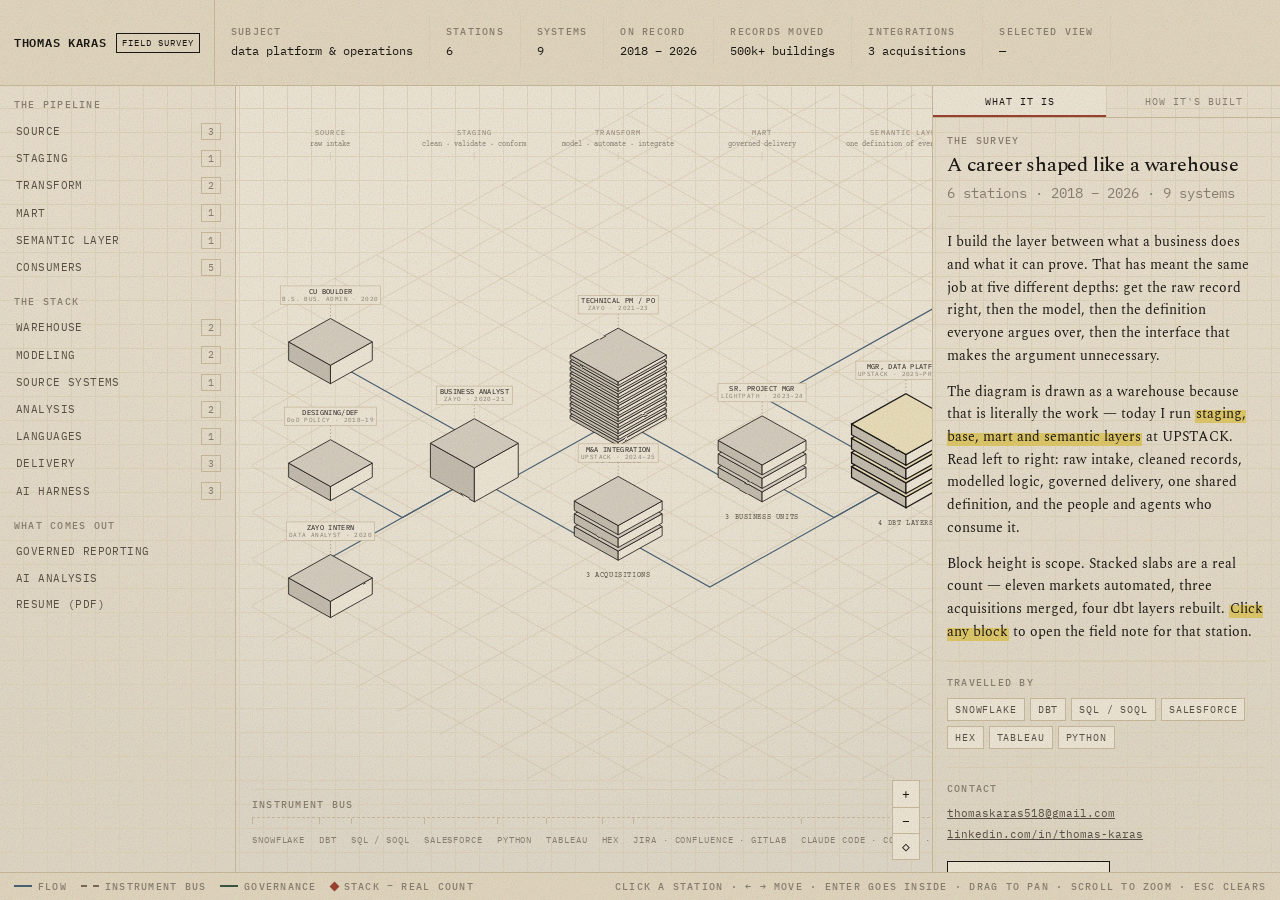
<file: index.html>
<!doctype html>
<html lang="en">
<head>
<meta charset="utf-8">
<meta name="viewport" content="width=device-width, initial-scale=1">
<title>Thomas Karas — Field Survey</title>
<meta name="description" content="The career of Thomas Karas, manager of data platform and operations, drawn as an isometric data pipeline you can explore station by station.">
<link rel="canonical" href="https://thomaskaras518-wq.github.io/thomaskaras-resume/">
<meta property="og:type" content="profile">
<meta property="og:title" content="Thomas Karas — Field Survey">
<meta property="og:description" content="A data platform career drawn as the architecture it builds. Six stations, from raw intake to semantic layer.">
<meta property="og:image" content="assets/img/og-cover.png">
<meta name="twitter:card" content="summary_large_image">
<link rel="icon" href="data:image/svg+xml,%3Csvg xmlns='http://www.w3.org/2000/svg' viewBox='0 0 32 32'%3E%3Crect width='32' height='32' fill='%23efe7d6'/%3E%3Cpath d='M16 7 27 13 16 19 5 13z' fill='none' stroke='%231c1814' stroke-width='1.6'/%3E%3Cpath d='M5 13v6l11 6 11-6v-6' fill='none' stroke='%231c1814' stroke-width='1.6'/%3E%3C/svg%3E">
<link rel="preconnect" href="https://fonts.googleapis.com">
<link rel="preconnect" href="https://fonts.gstatic.com" crossorigin>
<link href="https://fonts.googleapis.com/css2?family=IBM+Plex+Mono:wght@400;500;600&family=Courier+Prime:wght@400;700&family=Spectral:wght@400;500&display=swap" rel="stylesheet">
<link rel="stylesheet" href="assets/css/journal.css">
</head>
<body>
<a class="skip" href="#canvas">Skip to the survey</a>

<div class="chrome">

  <!-- ============ TOP READOUT ============ -->
  <header class="readout">
    <div class="readout-mark">
      <strong>Thomas Karas</strong>
      <span class="badge">Field Survey</span>
    </div>
    <dl class="cell"><dt class="label">Subject</dt><dd>data platform &amp; operations</dd></dl>
    <dl class="cell"><dt class="label">Stations</dt><dd>6</dd></dl>
    <dl class="cell"><dt class="label">Systems</dt><dd>9</dd></dl>
    <dl class="cell"><dt class="label">On record</dt><dd>2018 – 2026</dd></dl>
    <dl class="cell"><dt class="label">Records moved</dt><dd>500k+ buildings</dd></dl>
    <dl class="cell"><dt class="label">Integrations</dt><dd>3 acquisitions</dd></dl>
    <dl class="cell" id="selected-cell"><dt class="label">Selected view</dt><dd id="selected-view">—</dd></dl>
    <div class="spacer"></div>
  </header>

  <!-- ============ LEFT INDEX ============ -->
  <nav class="index" aria-label="Survey index">
    <div class="index-group">
      <span class="label">The pipeline</span>
      <a class="index-item" href="origins.html" data-target="cu">Source <span class="n">3</span></a>
      <a class="index-item" href="roles/zayo-analyst.html" data-target="ba">Staging <span class="n">1</span></a>
      <a class="index-item" href="roles/zayo-product.html" data-target="tpm">Transform <span class="n">2</span></a>
      <a class="index-item" href="roles/lightpath.html" data-target="lp">Mart <span class="n">1</span></a>
      <a class="index-item" href="roles/upstack-data-platform.html" data-target="dp">Semantic layer <span class="n">1</span></a>
      <a class="index-item" href="stack.html" data-target="agents">Consumers <span class="n">5</span></a>
    </div>
    <div class="index-group">
      <span class="label">The stack</span>
      <a class="index-item" href="stack.html#warehouse">Warehouse <span class="n">2</span></a>
      <a class="index-item" href="stack.html#modeling">Modeling <span class="n">2</span></a>
      <a class="index-item" href="stack.html#sources">Source systems <span class="n">1</span></a>
      <a class="index-item" href="stack.html#analysis">Analysis <span class="n">2</span></a>
      <a class="index-item" href="stack.html#languages">Languages <span class="n">1</span></a>
      <a class="index-item" href="stack.html#delivery">Delivery <span class="n">3</span></a>
      <a class="index-item" href="stack.html#ai">AI harness <span class="n">3</span></a>
    </div>
    <div class="index-group">
      <span class="label">What comes out</span>
      <a class="index-item" href="roles/upstack-data-platform.html">Governed reporting</a>
      <a class="index-item" href="stack.html#ai">AI analysis</a>
      <a class="index-item" href="assets/ThomasKaras-Resume-2026.pdf">Resume (PDF)</a>
    </div>
  </nav>

  <!-- ============ CANVAS ============ -->
  <main class="canvas" id="canvas">
    <div class="canvas-inner only-wide">
      <!-- DIAGRAM:BEGIN -->
<svg class="survey" viewBox="-110.7 -513 1224.5 910"
     role="img" aria-labelledby="survey-title survey-desc"
     xmlns="http://www.w3.org/2000/svg">
  <title id="survey-title">Career survey: an isometric data pipeline</title>
  <desc id="survey-desc">Six stages — source, staging, transform, mart, semantic layer and
  consumers — drawn as extruded blocks on an isometric grid. Each block links to a field note
  about that station.</desc>
  <defs>
    <filter id="carve" x="-12%" y="-12%" width="124%" height="124%">
      <feTurbulence type="fractalNoise" baseFrequency="0.028" numOctaves="3" seed="7" result="n"/>
      <feDisplacementMap in="SourceGraphic" in2="n" scale="2.4" xChannelSelector="R" yChannelSelector="G"/>
    </filter>
    
    <marker id="arrow-flow" viewBox="0 0 10 10" refX="9" refY="5"
            markerWidth="6" markerHeight="6" orient="auto-start-reverse">
      <path d="M0,1 L9,5 L0,9 z" fill="var(--ink-slate)"/>
    </marker>
    <marker id="arrow-support" viewBox="0 0 10 10" refX="9" refY="5"
            markerWidth="6" markerHeight="6" orient="auto-start-reverse">
      <path d="M0,1 L9,5 L0,9 z" fill="var(--ink-taupe)"/>
    </marker>
    <marker id="arrow-gov" viewBox="0 0 10 10" refX="9" refY="5"
            markerWidth="6" markerHeight="6" orient="auto-start-reverse">
      <path d="M0,1 L9,5 L0,9 z" fill="var(--ink-green)"/>
    </marker>
  </defs>
  <g class="plane"><line class="grid-line" x1="654.9" y1="-643.5" x2="-495.6" y2="0"/><line class="grid-line" x1="713.9" y1="-610.5" x2="-436.6" y2="33"/><line class="grid-line" x1="772.9" y1="-577.5" x2="-377.6" y2="66"/><line class="grid-line" x1="831.9" y1="-544.5" x2="-318.6" y2="99"/><line class="grid-line" x1="890.9" y1="-511.5" x2="-259.6" y2="132"/><line class="grid-line" x1="949.9" y1="-478.5" x2="-200.6" y2="165"/><line class="grid-line" x1="1008.9" y1="-445.5" x2="-141.6" y2="198"/><line class="grid-line" x1="1067.9" y1="-412.5" x2="-82.6" y2="231"/><line class="grid-line" x1="1126.9" y1="-379.5" x2="-23.6" y2="264"/><line class="grid-line" x1="1185.9" y1="-346.5" x2="35.4" y2="297"/><line class="grid-line" x1="1244.9" y1="-313.5" x2="94.4" y2="330"/><line class="grid-line" x1="1303.9" y1="-280.5" x2="153.4" y2="363"/><line class="grid-line" x1="1362.9" y1="-247.5" x2="212.4" y2="396"/><line class="grid-line" x1="1421.9" y1="-214.5" x2="271.4" y2="429"/><line class="grid-line" x1="1480.9" y1="-181.5" x2="330.4" y2="462"/><line class="grid-line" x1="1539.9" y1="-148.5" x2="389.4" y2="495"/><line class="grid-line" x1="1598.9" y1="-115.5" x2="448.4" y2="528"/><line class="grid-line" x1="1657.9" y1="-82.5" x2="507.4" y2="561"/><line class="grid-line" x1="1716.9" y1="-49.5" x2="566.4" y2="594"/><line class="grid-line" x1="1775.9" y1="-16.5" x2="625.4" y2="627"/><line class="grid-line" x1="654.9" y1="-643.5" x2="1805.4" y2="0"/><line class="grid-line" x1="595.9" y1="-610.5" x2="1746.4" y2="33"/><line class="grid-line" x1="536.9" y1="-577.5" x2="1687.4" y2="66"/><line class="grid-line" x1="477.9" y1="-544.5" x2="1628.4" y2="99"/><line class="grid-line" x1="418.9" y1="-511.5" x2="1569.4" y2="132"/><line class="grid-line" x1="359.9" y1="-478.5" x2="1510.4" y2="165"/><line class="grid-line" x1="300.9" y1="-445.5" x2="1451.4" y2="198"/><line class="grid-line" x1="241.9" y1="-412.5" x2="1392.4" y2="231"/><line class="grid-line" x1="182.9" y1="-379.5" x2="1333.4" y2="264"/><line class="grid-line" x1="123.9" y1="-346.5" x2="1274.4" y2="297"/><line class="grid-line" x1="64.9" y1="-313.5" x2="1215.4" y2="330"/><line class="grid-line" x1="5.9" y1="-280.5" x2="1156.4" y2="363"/><line class="grid-line" x1="-53.1" y1="-247.5" x2="1097.4" y2="396"/><line class="grid-line" x1="-112.1" y1="-214.5" x2="1038.4" y2="429"/><line class="grid-line" x1="-171.1" y1="-181.5" x2="979.4" y2="462"/><line class="grid-line" x1="-230.1" y1="-148.5" x2="920.4" y2="495"/><line class="grid-line" x1="-289.1" y1="-115.5" x2="861.4" y2="528"/><line class="grid-line" x1="-348.1" y1="-82.5" x2="802.4" y2="561"/><line class="grid-line" x1="-407.1" y1="-49.5" x2="743.4" y2="594"/><line class="grid-line" x1="-466.1" y1="-16.5" x2="684.4" y2="627"/></g>
  <g class="districts">
  <text class="district-label" x="0" y="-483" text-anchor="middle">SOURCE</text>
  <text class="callout" x="0" y="-468" text-anchor="middle" opacity=".7">raw intake</text>
  <line class="grid-line" x1="0" y1="-459" x2="0" y2="-447"/>
  <text class="district-label" x="203" y="-483" text-anchor="middle">STAGING</text>
  <text class="callout" x="203" y="-468" text-anchor="middle" opacity=".7">clean · validate · conform</text>
  <line class="grid-line" x1="203" y1="-459" x2="203" y2="-447"/>
  <text class="district-label" x="405.9" y="-483" text-anchor="middle">TRANSFORM</text>
  <text class="callout" x="405.9" y="-468" text-anchor="middle" opacity=".7">model · automate · integrate</text>
  <line class="grid-line" x1="405.9" y1="-459" x2="405.9" y2="-447"/>
  <text class="district-label" x="608.9" y="-483" text-anchor="middle">MART</text>
  <text class="callout" x="608.9" y="-468" text-anchor="middle" opacity=".7">governed delivery</text>
  <line class="grid-line" x1="608.9" y1="-459" x2="608.9" y2="-447"/>
  <text class="district-label" x="811.8" y="-483" text-anchor="middle">SEMANTIC LAYER</text>
  <text class="callout" x="811.8" y="-468" text-anchor="middle" opacity=".7">one definition of every number</text>
  <line class="grid-line" x1="811.8" y1="-459" x2="811.8" y2="-447"/>
  <text class="district-label" x="1014.8" y="-483" text-anchor="middle">CONSUMERS</text>
  <text class="callout" x="1014.8" y="-468" text-anchor="middle" opacity=".7">what comes out</text>
  <line class="grid-line" x1="1014.8" y1="-459" x2="1014.8" y2="-447"/></g>
  <g class="edges"><polyline class="link flow" data-from="cu" data-to="ba" points="0,-165 249,-25.7 203,0" marker-end="url(#arrow-flow)"/><polyline class="link flow" data-from="d4d" data-to="ba" points="0,0 101.5,56.8 203,0" marker-end="url(#arrow-flow)"/><polyline class="link flow" data-from="intern" data-to="ba" points="0,165 -46,139.3 203,0" marker-end="url(#arrow-flow)"/><polyline class="link flow" data-from="ba" data-to="tpm" points="203,0 230.7,15.5 405.9,-82.5" marker-end="url(#arrow-flow)"/><polyline class="link flow" data-from="ba" data-to="ma" points="203,0 378.2,98 405.9,82.5" marker-end="url(#arrow-flow)"/><polyline class="link flow" data-from="tpm" data-to="lp" points="405.9,-82.5 581.2,15.5 608.9,0" marker-end="url(#arrow-flow)"/><polyline class="link flow" data-from="ma" data-to="dp" points="405.9,82.5 535.1,154.8 811.8,0" marker-end="url(#arrow-flow)"/><polyline class="link flow" data-from="lp" data-to="dp" points="608.9,0 710.4,56.8 811.8,0" marker-end="url(#arrow-flow)"/><polyline class="link flow" data-from="dp" data-to="agents" points="811.8,0 618.3,-108.2 1014.8,-330" marker-end="url(#arrow-flow)"/><polyline class="link flow" data-from="dp" data-to="hex" points="811.8,0 765.8,-25.7 1014.8,-165" marker-end="url(#arrow-flow)"/><polyline class="link flow" data-from="dp" data-to="tab" points="811.8,0 913.3,56.8 1014.8,0" marker-end="url(#arrow-flow)"/><polyline class="link gov" data-from="dp" data-to="team" points="811.8,0 1060.8,139.3 1014.8,165" marker-end="url(#arrow-gov)"/><polyline class="link gov" data-from="dp" data-to="stake" points="811.8,0 1208.3,221.8 1014.8,330" marker-end="url(#arrow-gov)"/></g>
  <g class="nodes"><a class="node" id="n-agents" href="stack.html" tabindex="0" role="link" data-node="agents" data-stage="consumers" aria-label="AI AGENTS — WEEKS → <1 HR"><g class="shape" filter="url(#carve)"><polygon class="box-face box-left" points="955.8,-366 1014.8,-333 1014.8,-297 955.8,-330"/><polygon class="box-face box-right" points="1014.8,-333 1073.8,-366 1073.8,-330 1014.8,-297"/><polygon class="box-face box-top" points="1014.8,-399 1073.8,-366 1014.8,-333 955.8,-366"/></g><g class="tag"><line class="callout-leader" x1="1014.8" y1="-419" x2="1014.8" y2="-402"/><rect x="969.8" y="-445" width="90.1" height="26" fill="var(--paper)" stroke="var(--rule)" stroke-width="1"/><text class="node-label" x="1014.8" y="-434" text-anchor="middle">AI AGENTS</text><text class="node-sub"   x="1014.8" y="-424" text-anchor="middle">WEEKS → <1 HR</text></g></a><a class="node" id="n-cu" href="origins.html" tabindex="0" role="link" data-node="cu" data-stage="source" aria-label="CU BOULDER — B.S. BUS. ADMIN · 2020"><g class="shape" filter="url(#carve)"><polygon class="box-face box-left" points="-59,-191 0,-158 0,-132 -59,-165"/><polygon class="box-face box-right" points="0,-158 59,-191 59,-165 0,-132"/><polygon class="box-face box-top" points="0,-224 59,-191 0,-158 -59,-191"/></g><g class="tag"><line class="callout-leader" x1="0" y1="-244" x2="0" y2="-227"/><rect x="-70.7" y="-270" width="141.4" height="26" fill="var(--paper)" stroke="var(--rule)" stroke-width="1"/><text class="node-label" x="0" y="-259" text-anchor="middle">CU BOULDER</text><text class="node-sub"   x="0" y="-249" text-anchor="middle">B.S. BUS. ADMIN · 2020</text></g></a><a class="node" id="n-hex" href="stack.html" tabindex="0" role="link" data-node="hex" data-stage="consumers" aria-label="HEX SELF-SERVE — CONVERSATIONAL"><g class="shape" filter="url(#carve)"><polygon class="box-face box-left" points="955.8,-196 1014.8,-163 1014.8,-132 955.8,-165"/><polygon class="box-face box-right" points="1014.8,-163 1073.8,-196 1073.8,-165 1014.8,-132"/><polygon class="box-face box-top" points="1014.8,-229 1073.8,-196 1014.8,-163 955.8,-196"/></g><g class="tag"><line class="callout-leader" x1="1014.8" y1="-249" x2="1014.8" y2="-232"/><rect x="966.9" y="-275" width="95.8" height="26" fill="var(--paper)" stroke="var(--rule)" stroke-width="1"/><text class="node-label" x="1014.8" y="-264" text-anchor="middle">HEX SELF-SERVE</text><text class="node-sub"   x="1014.8" y="-254" text-anchor="middle">CONVERSATIONAL</text></g></a><a class="node" id="n-tpm" href="roles/zayo-product.html" tabindex="0" role="link" data-node="tpm" data-stage="transform" aria-label="TECHNICAL PM / PO — ZAYO · 2021–23"><g class="shape" filter="url(#carve)"><polygon class="box-face box-left" points="338.1,-87.5 405.9,-49.5 405.9,-44.5 338.1,-82.5"/><polygon class="box-face box-right" points="405.9,-49.5 473.8,-87.5 473.8,-82.5 405.9,-44.5"/><polygon class="box-face box-top" points="405.9,-125.4 473.8,-87.5 405.9,-49.5 338.1,-87.5"/><polygon class="box-face box-left" points="338.1,-96 405.9,-58 405.9,-53 338.1,-91"/><polygon class="box-face box-right" points="405.9,-58 473.8,-96 473.8,-91 405.9,-53"/><polygon class="box-face box-top" points="405.9,-133.9 473.8,-96 405.9,-58 338.1,-96"/><polygon class="box-face box-left" points="338.1,-104.5 405.9,-66.5 405.9,-61.5 338.1,-99.5"/><polygon class="box-face box-right" points="405.9,-66.5 473.8,-104.5 473.8,-99.5 405.9,-61.5"/><polygon class="box-face box-top" points="405.9,-142.4 473.8,-104.5 405.9,-66.5 338.1,-104.5"/><polygon class="box-face box-left" points="338.1,-113 405.9,-75 405.9,-70 338.1,-108"/><polygon class="box-face box-right" points="405.9,-75 473.8,-113 473.8,-108 405.9,-70"/><polygon class="box-face box-top" points="405.9,-150.9 473.8,-113 405.9,-75 338.1,-113"/><polygon class="box-face box-left" points="338.1,-121.5 405.9,-83.5 405.9,-78.5 338.1,-116.5"/><polygon class="box-face box-right" points="405.9,-83.5 473.8,-121.5 473.8,-116.5 405.9,-78.5"/><polygon class="box-face box-top" points="405.9,-159.4 473.8,-121.5 405.9,-83.5 338.1,-121.5"/><polygon class="box-face box-left" points="338.1,-130 405.9,-92.1 405.9,-87 338.1,-125"/><polygon class="box-face box-right" points="405.9,-92.1 473.8,-130 473.8,-125 405.9,-87"/><polygon class="box-face box-top" points="405.9,-167.9 473.8,-130 405.9,-92.1 338.1,-130"/><polygon class="box-face box-left" points="338.1,-138.5 405.9,-100.6 405.9,-95.6 338.1,-133.5"/><polygon class="box-face box-right" points="405.9,-100.6 473.8,-138.5 473.8,-133.5 405.9,-95.6"/><polygon class="box-face box-top" points="405.9,-176.4 473.8,-138.5 405.9,-100.6 338.1,-138.5"/><polygon class="box-face box-left" points="338.1,-147 405.9,-109 405.9,-104 338.1,-142"/><polygon class="box-face box-right" points="405.9,-109 473.8,-147 473.8,-142 405.9,-104"/><polygon class="box-face box-top" points="405.9,-184.9 473.8,-147 405.9,-109 338.1,-147"/><polygon class="box-face box-left" points="338.1,-155.5 405.9,-117.5 405.9,-112.5 338.1,-150.5"/><polygon class="box-face box-right" points="405.9,-117.5 473.8,-155.5 473.8,-150.5 405.9,-112.5"/><polygon class="box-face box-top" points="405.9,-193.4 473.8,-155.5 405.9,-117.5 338.1,-155.5"/><polygon class="box-face box-left" points="338.1,-164 405.9,-126 405.9,-121 338.1,-159"/><polygon class="box-face box-right" points="405.9,-126 473.8,-164 473.8,-159 405.9,-121"/><polygon class="box-face box-top" points="405.9,-201.9 473.8,-164 405.9,-126 338.1,-164"/><polygon class="box-face box-left" points="338.1,-172.5 405.9,-134.5 405.9,-129.5 338.1,-167.5"/><polygon class="box-face box-right" points="405.9,-134.5 473.8,-172.5 473.8,-167.5 405.9,-129.5"/><polygon class="box-face box-top" points="405.9,-210.4 473.8,-172.5 405.9,-134.5 338.1,-172.5"/></g><g class="tag"><line class="callout-leader" x1="405.9" y1="-230.4" x2="405.9" y2="-213.4"/><rect x="349.5" y="-256.4" width="112.9" height="26" fill="var(--paper)" stroke="var(--rule)" stroke-width="1"/><text class="node-label" x="405.9" y="-245.4" text-anchor="middle">TECHNICAL PM / PO</text><text class="node-sub"   x="405.9" y="-235.4" text-anchor="middle">ZAYO · 2021–23</text></g><text class="callout plate-note" x="405.9" y="-20.5" text-anchor="middle">11 MARKETS</text></a><a class="node" id="n-d4d" href="origins.html" tabindex="0" role="link" data-node="d4d" data-stage="source" aria-label="DESIGNING/DEF — DoD POLICY · 2018–19"><g class="shape" filter="url(#carve)"><polygon class="box-face box-left" points="-59,-20 0,13 0,33 -59,0"/><polygon class="box-face box-right" points="0,13 59,-20 59,0 0,33"/><polygon class="box-face box-top" points="0,-53 59,-20 0,13 -59,-20"/></g><g class="tag"><line class="callout-leader" x1="0" y1="-73" x2="0" y2="-56"/><rect x="-65" y="-99" width="130" height="26" fill="var(--paper)" stroke="var(--rule)" stroke-width="1"/><text class="node-label" x="0" y="-88" text-anchor="middle">DESIGNING/DEF</text><text class="node-sub"   x="0" y="-78" text-anchor="middle">DoD POLICY · 2018–19</text></g></a><a class="node" id="n-ba" href="roles/zayo-analyst.html" tabindex="0" role="link" data-node="ba" data-stage="staging" aria-label="BUSINESS ANALYST — ZAYO · 2020–21"><g class="shape" filter="url(#carve)"><polygon class="box-face box-left" points="141,-48 203,-13.3 203,34.7 141,0"/><polygon class="box-face box-right" points="203,-13.3 264.9,-48 264.9,0 203,34.7"/><polygon class="box-face box-top" points="203,-82.6 264.9,-48 203,-13.3 141,-48"/></g><g class="tag"><line class="callout-leader" x1="203" y1="-102.6" x2="203" y2="-85.6"/><rect x="149.4" y="-128.6" width="107.2" height="26" fill="var(--paper)" stroke="var(--rule)" stroke-width="1"/><text class="node-label" x="203" y="-117.6" text-anchor="middle">BUSINESS ANALYST</text><text class="node-sub"   x="203" y="-107.6" text-anchor="middle">ZAYO · 2020–21</text></g></a><a class="node" id="n-lp" href="roles/lightpath.html" tabindex="0" role="link" data-node="lp" data-stage="mart" aria-label="SR. PROJECT MGR — LIGHTPATH · 2023–24"><g class="shape" filter="url(#carve)"><polygon class="box-face box-left" points="546.9,-14 608.9,20.7 608.9,34.7 546.9,0"/><polygon class="box-face box-right" points="608.9,20.7 670.8,-14 670.8,0 608.9,34.7"/><polygon class="box-face box-top" points="608.9,-48.6 670.8,-14 608.9,20.7 546.9,-14"/><polygon class="box-face box-left" points="546.9,-33 608.9,1.6 608.9,15.7 546.9,-19"/><polygon class="box-face box-right" points="608.9,1.6 670.8,-33 670.8,-19 608.9,15.7"/><polygon class="box-face box-top" points="608.9,-67.6 670.8,-33 608.9,1.6 546.9,-33"/><polygon class="box-face box-left" points="546.9,-52 608.9,-17.3 608.9,-3.4 546.9,-38"/><polygon class="box-face box-right" points="608.9,-17.3 670.8,-52 670.8,-38 608.9,-3.4"/><polygon class="box-face box-top" points="608.9,-86.6 670.8,-52 608.9,-17.3 546.9,-52"/></g><g class="tag"><line class="callout-leader" x1="608.9" y1="-106.6" x2="608.9" y2="-89.6"/><rect x="546.7" y="-132.6" width="124.3" height="26" fill="var(--paper)" stroke="var(--rule)" stroke-width="1"/><text class="node-label" x="608.9" y="-121.6" text-anchor="middle">SR. PROJECT MGR</text><text class="node-sub"   x="608.9" y="-111.6" text-anchor="middle">LIGHTPATH · 2023–24</text></g><text class="callout plate-note" x="608.9" y="58.7" text-anchor="middle">3 BUSINESS UNITS</text></a><a class="node current" id="n-dp" href="roles/upstack-data-platform.html" tabindex="0" role="link" data-node="dp" data-stage="semantic" aria-label="MGR, DATA PLATFORM — UPSTACK · 2025–PRESENT"><g class="shape" filter="url(#carve)"><polygon class="box-face box-left" points="735.1,-15 811.8,27.9 811.8,42.9 735.1,0"/><polygon class="box-face box-right" points="811.8,27.9 888.5,-15 888.5,0 811.8,42.9"/><polygon class="box-face box-top" points="811.8,-57.9 888.5,-15 811.8,27.9 735.1,-15"/><polygon class="box-face box-left" points="735.1,-35 811.8,7.9 811.8,22.9 735.1,-20"/><polygon class="box-face box-right" points="811.8,7.9 888.5,-35 888.5,-20 811.8,22.9"/><polygon class="box-face box-top" points="811.8,-77.9 888.5,-35 811.8,7.9 735.1,-35"/><polygon class="box-face box-left" points="735.1,-55 811.8,-12.1 811.8,2.9 735.1,-40"/><polygon class="box-face box-right" points="811.8,-12.1 888.5,-55 888.5,-40 811.8,2.9"/><polygon class="box-face box-top" points="811.8,-97.9 888.5,-55 811.8,-12.1 735.1,-55"/><polygon class="box-face box-left" points="735.1,-75 811.8,-32.1 811.8,-17.1 735.1,-60"/><polygon class="box-face box-right" points="811.8,-32.1 888.5,-75 888.5,-60 811.8,-17.1"/><polygon class="box-face box-top" points="811.8,-117.9 888.5,-75 811.8,-32.1 735.1,-75"/></g><g class="tag"><line class="callout-leader" x1="811.8" y1="-137.9" x2="811.8" y2="-120.9"/><rect x="741.1" y="-163.9" width="141.4" height="26" fill="var(--paper)" stroke="var(--rule)" stroke-width="1"/><text class="node-label" x="811.8" y="-152.9" text-anchor="middle">MGR, DATA PLATFORM</text><text class="node-sub"   x="811.8" y="-142.9" text-anchor="middle">UPSTACK · 2025–PRESENT</text></g><text class="callout plate-note" x="811.8" y="66.9" text-anchor="middle">4 DBT LAYERS</text></a><a class="node" id="n-tab" href="stack.html" tabindex="0" role="link" data-node="tab" data-stage="consumers" aria-label="TABLEAU / BOARD — EXEC REPORTING"><g class="shape" filter="url(#carve)"><polygon class="box-face box-left" points="955.8,-31 1014.8,2 1014.8,33 955.8,0"/><polygon class="box-face box-right" points="1014.8,2 1073.8,-31 1073.8,0 1014.8,33"/><polygon class="box-face box-top" points="1014.8,-64 1073.8,-31 1014.8,2 955.8,-31"/></g><g class="tag"><line class="callout-leader" x1="1014.8" y1="-84" x2="1014.8" y2="-67"/><rect x="964.1" y="-110" width="101.5" height="26" fill="var(--paper)" stroke="var(--rule)" stroke-width="1"/><text class="node-label" x="1014.8" y="-99" text-anchor="middle">TABLEAU / BOARD</text><text class="node-sub"   x="1014.8" y="-89" text-anchor="middle">EXEC REPORTING</text></g></a><a class="node" id="n-ma" href="roles/upstack-ma-integration.html" tabindex="0" role="link" data-node="ma" data-stage="transform" aria-label="M&A INTEGRATION — UPSTACK · 2024–25"><g class="shape" filter="url(#carve)"><polygon class="box-face box-left" points="344,69.5 405.9,104.1 405.9,117.1 344,82.5"/><polygon class="box-face box-right" points="405.9,104.1 467.9,69.5 467.9,82.5 405.9,117.1"/><polygon class="box-face box-top" points="405.9,34.8 467.9,69.5 405.9,104.1 344,69.5"/><polygon class="box-face box-left" points="344,51.5 405.9,86.1 405.9,99.1 344,64.5"/><polygon class="box-face box-right" points="405.9,86.1 467.9,51.5 467.9,64.5 405.9,99.1"/><polygon class="box-face box-top" points="405.9,16.8 467.9,51.5 405.9,86.1 344,51.5"/><polygon class="box-face box-left" points="344,33.5 405.9,68.1 405.9,81.1 344,46.5"/><polygon class="box-face box-right" points="405.9,68.1 467.9,33.5 467.9,46.5 405.9,81.1"/><polygon class="box-face box-top" points="405.9,-1.2 467.9,33.5 405.9,68.1 344,33.5"/></g><g class="tag"><line class="callout-leader" x1="405.9" y1="-21.2" x2="405.9" y2="-4.2"/><rect x="349.5" y="-47.2" width="112.9" height="26" fill="var(--paper)" stroke="var(--rule)" stroke-width="1"/><text class="node-label" x="405.9" y="-36.2" text-anchor="middle">M&A INTEGRATION</text><text class="node-sub"   x="405.9" y="-26.2" text-anchor="middle">UPSTACK · 2024–25</text></g><text class="callout plate-note" x="405.9" y="141.1" text-anchor="middle">3 ACQUISITIONS</text></a><a class="node" id="n-intern" href="origins.html" tabindex="0" role="link" data-node="intern" data-stage="source" aria-label="ZAYO INTERN — DATA ANALYST · 2020"><g class="shape" filter="url(#carve)"><polygon class="box-face box-left" points="-59,142 0,175 0,198 -59,165"/><polygon class="box-face box-right" points="0,175 59,142 59,165 0,198"/><polygon class="box-face box-top" points="0,109 59,142 0,175 -59,142"/></g><g class="tag"><line class="callout-leader" x1="0" y1="89" x2="0" y2="106"/><rect x="-62.1" y="63" width="124.3" height="26" fill="var(--paper)" stroke="var(--rule)" stroke-width="1"/><text class="node-label" x="0" y="74" text-anchor="middle">ZAYO INTERN</text><text class="node-sub"   x="0" y="84" text-anchor="middle">DATA ANALYST · 2020</text></g></a><a class="node" id="n-team" href="roles/upstack-data-platform.html" tabindex="0" role="link" data-node="team" data-stage="consumers" aria-label="ANALYST TEAM — CENTRALISED"><g class="shape" filter="url(#carve)"><polygon class="box-face box-left" points="955.8,139 1014.8,172 1014.8,198 955.8,165"/><polygon class="box-face box-right" points="1014.8,172 1073.8,139 1073.8,165 1014.8,198"/><polygon class="box-face box-top" points="1014.8,106 1073.8,139 1014.8,172 955.8,139"/></g><g class="tag"><line class="callout-leader" x1="1014.8" y1="86" x2="1014.8" y2="103"/><rect x="972.6" y="60" width="84.4" height="26" fill="var(--paper)" stroke="var(--rule)" stroke-width="1"/><text class="node-label" x="1014.8" y="71" text-anchor="middle">ANALYST TEAM</text><text class="node-sub"   x="1014.8" y="81" text-anchor="middle">CENTRALISED</text></g></a><a class="node" id="n-stake" href="roles/upstack-data-platform.html" tabindex="0" role="link" data-node="stake" data-stage="consumers" aria-label="STAKEHOLDERS — SINGLE SOURCE"><g class="shape" filter="url(#carve)"><polygon class="box-face box-left" points="955.8,308 1014.8,341 1014.8,363 955.8,330"/><polygon class="box-face box-right" points="1014.8,341 1073.8,308 1073.8,330 1014.8,363"/><polygon class="box-face box-top" points="1014.8,275 1073.8,308 1014.8,341 955.8,308"/></g><g class="tag"><line class="callout-leader" x1="1014.8" y1="255" x2="1014.8" y2="272"/><rect x="969.8" y="229" width="90.1" height="26" fill="var(--paper)" stroke="var(--rule)" stroke-width="1"/><text class="node-label" x="1014.8" y="240" text-anchor="middle">STAKEHOLDERS</text><text class="node-sub"   x="1014.8" y="250" text-anchor="middle">SINGLE SOURCE</text></g></a></g>
</svg>
<!-- DIAGRAM:END -->
      <!-- BUS:BEGIN -->
<div class="bus" aria-label="Instrument bus">
  <span class="label">Instrument bus</span>
  <ul class="bus-rail">
    <li><a href="stack.html">SNOWFLAKE</a></li>
    <li><a href="stack.html">DBT</a></li>
    <li><a href="stack.html">SQL / SOQL</a></li>
    <li><a href="stack.html">SALESFORCE</a></li>
    <li><a href="stack.html">PYTHON</a></li>
    <li><a href="stack.html">TABLEAU</a></li>
    <li><a href="stack.html">HEX</a></li>
    <li><a href="stack.html">JIRA · CONFLUENCE · GITLAB</a></li>
    <li><a href="stack.html">CLAUDE CODE · CORTEX · CODEX</a></li>
  </ul>
</div>
<!-- BUS:END -->
    </div>
    <div class="only-narrow">
      <!-- MOBILE:BEGIN -->
<nav class="pipe" aria-label="Career pipeline">
  <section class="pipe-stage">
    <p class="label">SOURCE — raw intake</p>
    <a class="pipe-node" href="origins.html">
      <span class="pipe-label">CU BOULDER</span>
      <span class="pipe-sub">B.S. BUS. ADMIN · 2020</span>
    </a>
    <a class="pipe-node" href="origins.html">
      <span class="pipe-label">DESIGNING/DEF</span>
      <span class="pipe-sub">DoD POLICY · 2018–19</span>
    </a>
    <a class="pipe-node" href="origins.html">
      <span class="pipe-label">ZAYO INTERN</span>
      <span class="pipe-sub">DATA ANALYST · 2020</span>
    </a>
  </section>
  <section class="pipe-stage">
    <p class="label">STAGING — clean · validate · conform</p>
    <a class="pipe-node" href="roles/zayo-analyst.html">
      <span class="pipe-label">BUSINESS ANALYST</span>
      <span class="pipe-sub">ZAYO · 2020–21</span>
    </a>
  </section>
  <section class="pipe-stage">
    <p class="label">TRANSFORM — model · automate · integrate</p>
    <a class="pipe-node" href="roles/zayo-product.html">
      <span class="pipe-label">TECHNICAL PM / PO</span>
      <span class="pipe-sub">ZAYO · 2021–23</span>
    </a>
    <a class="pipe-node" href="roles/upstack-ma-integration.html">
      <span class="pipe-label">M&A INTEGRATION</span>
      <span class="pipe-sub">UPSTACK · 2024–25</span>
    </a>
  </section>
  <section class="pipe-stage">
    <p class="label">MART — governed delivery</p>
    <a class="pipe-node" href="roles/lightpath.html">
      <span class="pipe-label">SR. PROJECT MGR</span>
      <span class="pipe-sub">LIGHTPATH · 2023–24</span>
    </a>
  </section>
  <section class="pipe-stage">
    <p class="label">SEMANTIC LAYER — one definition of every number</p>
    <a class="pipe-node" href="roles/upstack-data-platform.html">
      <span class="pipe-label">MGR, DATA PLATFORM</span>
      <span class="pipe-sub">UPSTACK · 2025–PRESENT</span>
    </a>
  </section>
  <section class="pipe-stage">
    <p class="label">CONSUMERS — what comes out</p>
    <a class="pipe-node" href="stack.html">
      <span class="pipe-label">AI AGENTS</span>
      <span class="pipe-sub">WEEKS → <1 HR</span>
    </a>
    <a class="pipe-node" href="stack.html">
      <span class="pipe-label">HEX SELF-SERVE</span>
      <span class="pipe-sub">CONVERSATIONAL</span>
    </a>
    <a class="pipe-node" href="stack.html">
      <span class="pipe-label">TABLEAU / BOARD</span>
      <span class="pipe-sub">EXEC REPORTING</span>
    </a>
    <a class="pipe-node" href="roles/upstack-data-platform.html">
      <span class="pipe-label">ANALYST TEAM</span>
      <span class="pipe-sub">CENTRALISED</span>
    </a>
    <a class="pipe-node" href="roles/upstack-data-platform.html">
      <span class="pipe-label">STAKEHOLDERS</span>
      <span class="pipe-sub">SINGLE SOURCE</span>
    </a>
  </section>
</nav>
<!-- MOBILE:END -->
    </div>
    <div class="zoomer only-wide">
      <button type="button" data-zoom="in"  aria-label="Zoom in">+</button>
      <button type="button" data-zoom="out" aria-label="Zoom out">−</button>
      <button type="button" data-zoom="reset" aria-label="Reset view">◇</button>
    </div>
  </main>

  <!-- ============ RIGHT PANEL ============ -->
  <aside class="panel" aria-label="Station detail">
    <div class="tabs" role="tablist">
      <button class="tab" role="tab" aria-selected="true"  data-tab="what">What it is</button>
      <button class="tab" role="tab" aria-selected="false" data-tab="built">How it's built</button>
    </div>
    <div class="panel-body">
      <span class="label" id="panel-kicker">The survey</span>
      <h1 class="panel-title" id="panel-title">A career shaped like a warehouse</h1>
      <p class="panel-meta" id="panel-meta">6 stations · 2018 – 2026 · 9 systems</p>

      <div id="panel-prose">
        <p>I build the layer between what a business does and what it can prove. That has meant
        the same job at five different depths: get the raw record right, then the model, then the
        definition everyone argues over, then the interface that makes the argument unnecessary.</p>
        <p>The diagram is drawn as a warehouse because that is literally the work — today I run
        <mark>staging, base, mart and semantic layers</mark> at UPSTACK. Read left to right: raw
        intake, cleaned records, modelled logic, governed delivery, one shared definition, and the
        people and agents who consume it.</p>
        <p>Block height is scope. Stacked slabs are a real count — eleven markets automated,
        three acquisitions merged, four dbt layers rebuilt. <mark>Click any block</mark> to open
        the field note for that station.</p>
      </div>

      <div class="panel-section">
        <span class="label">Travelled by</span>
        <ul class="chips">
          <li class="chip">Snowflake</li><li class="chip">dbt</li><li class="chip">SQL / SOQL</li>
          <li class="chip">Salesforce</li><li class="chip">Hex</li><li class="chip">Tableau</li>
          <li class="chip">Python</li>
        </ul>
      </div>

      <div class="panel-section">
        <span class="label">Contact</span>
        <ul class="source-list">
          <li><a href="mailto:thomaskaras518@gmail.com">thomaskaras518@gmail.com</a></li>
          <li><a href="https://www.linkedin.com/in/thomas-karas-b17445179/" rel="me noopener">linkedin.com/in/thomas-karas</a></li>
        </ul>
        <a class="panel-cta" href="assets/ThomasKaras-Resume-2026.pdf">Download resume ↓</a>
      </div>
    </div>
  </aside>

  <!-- ============ FOOT ============ -->
  <footer class="foot">
    <div class="legend label">
      <span class="l-flow"><i></i> Flow</span>
      <span class="l-support"><i></i> Instrument bus</span>
      <span class="l-gov"><i></i> Governance</span>
      <span class="l-payload"><i></i> Stack = real count</span>
    </div>
    <div class="hints label">
      Click a station · ← → move · Enter goes inside · Drag to pan · Scroll to zoom · Esc clears
    </div>
  </footer>

</div>

<script type="application/json" id="station-data">
{
  "cu": {
    "kicker":"Source · 01","title":"University of Colorado","meta":"B.S. Business Administration · Information Analytics & Finance",
    "what":"<p>Information analytics and finance, with a minor in political science — the combination that made <mark>reading a system and reading a room</mark> the same skill.</p>",
    "built":"<p>Coursework in analytics and finance; the political science minor is where the interviewing and briefing practice came from, which turned out to matter more than any single tool.</p>",
    "chips":["Analytics","Finance","Political science"],"href":"origins.html"
  },
  "d4d": {
    "kicker":"Source · 02","title":"Designing for Defense","meta":"Policy Intern · Dept. of Defense · Dec 2018 – Jun 2019",
    "what":"<p>Applied Lean Startup method to a problem sponsored by U.S. Army Special Operations Command: <mark>the talent management of mid-career Special Forces officers</mark>.</p>",
    "built":"<p>Interviews and briefings with senior Army officers including generals, then a policy proposal covering new programs, changed institutional protocols and the cultural gaps between them.</p>",
    "chips":["Lean startup","Policy design","Stakeholder interviews"],"href":"origins.html"
  },
  "intern": {
    "kicker":"Source · 03","title":"Data Analyst Intern","meta":"Zayo Group · Jun 2020 – Aug 2020",
    "what":"<p>Customer intelligence for the top revenue-generating accounts, and the first tooling I built to <mark>clean up records instead of re-typing them</mark>.</p>",
    "built":"<p>Tools for account, contact, building and location record cleanup; validated and loaded intelligence data into Salesforce and other stores; ran the inter-departmental back-and-forth that resolves sales issues.</p>",
    "chips":["Salesforce","Data cleanup","Customer intelligence"],"href":"origins.html"
  },
  "ba": {
    "kicker":"Staging · 04","title":"Business Analyst","meta":"Zayo Group · Sep 2020 – Sep 2021",
    "what":"<p>The staging layer of the career: making raw operational records trustworthy enough for anyone downstream to build on. I became the <mark>subject matter expert for complex data cleanup</mark>.</p>",
    "built":"<p>Managed SQL tables in the warehouse that fed metric objects in Salesforce and analytics dashboards. Ran GIS analysis to drive mass building-infrastructure changes off fiber builds, and led a team of college software engineering students on a spatial network development project.</p>",
    "chips":["SQL","Salesforce","GIS","Warehouse tables"],"href":"roles/zayo-analyst.html"
  },
  "tpm": {
    "kicker":"Transform · 05","title":"Technical Product Manager / Scrum PO","meta":"Zayo Group · Oct 2021 – Jun 2023",
    "what":"<p>Where the work turned from fixing records to <mark>designing the system that stops them breaking</mark>. Eleven stacked slabs on the diagram are eleven markets.</p>",
    "built":"<p>Led Mid-Market Enterprise Building Automation — network architecture across inventory systems and the customer portal — enabling quote-to-cash in <mark>11 markets covering over 500,000 buildings</mark>. Led Building Management application strategy front and back, collapsing <mark>four entry points into one interface</mark> and enforcing data policy at the point of entry. Also team lead for the Data Validation team.</p>",
    "chips":["Salesforce","Scrum","Requirements","Data governance"],"href":"roles/zayo-product.html"
  },
  "ma": {
    "kicker":"Transform · 06","title":"M&A Integration Analyst","meta":"UPSTACK · Apr 2024 – May 2025",
    "what":"<p>Three acquisitions, three sets of assumptions about what a customer record means, one core system they all had to land in. Three slabs, three integrations.</p>",
    "built":"<p>Directed migration and transformation of data from <mark>three M&amp;A acquisitions</mark>, integrating disparate source data into the core systems without losing the history that made each one valuable.</p>",
    "chips":["Data migration","Transformation","Source integration"],"href":"roles/upstack-ma-integration.html"
  },
  "lp": {
    "kicker":"Mart · 07","title":"Sr. Project Manager","meta":"Lightpath · Jun 2023 – Apr 2024",
    "what":"<p>The mart layer: turning a warehouse into something a board can read. <mark>Product owner for the data warehouse and reporting team</mark>.</p>",
    "built":"<p>Coordinated multi-team hackathons across Finance, Sales and Service Delivery to overhaul their board-facing Tableau dashboards and day-to-day reporting. Set the 2024 IT project roadmap with business unit leaders and technical leads, mapping resource allocation. Owned the backlog and roadmap for the data warehouse and reporting team.</p>",
    "chips":["Tableau","Roadmap","Backlog","Stakeholders"],"href":"roles/lightpath.html"
  },
  "dp": {
    "kicker":"Semantic layer · 08","title":"Manager, Data Platform & Operations","meta":"UPSTACK · Jun 2025 – Present",
    "what":"<p>The current station, and the tallest block on the map. Everything earlier was practice for this: <mark>one definition of every number</mark>, and a platform where asking a question doesn't require an analyst.</p>",
    "built":"<p>Co-led the end-to-end redesign of the enterprise warehouse in dbt — staging, base and mart models built from the ground up. Migrated all analytical workflows and AI data consumption from <mark>Postgres OLTP to Snowflake OLAP</mark>. Built a data catalog for discoverability and a semantic layer for consistency, then deployed Hex as a self-serve platform for conversational analytics. Integrated autonomous AI agents that took complex analysis from <mark>weeks to under an hour</mark>.</p>",
    "chips":["Snowflake","dbt","Hex","Semantic layer","AI agents","Catalog"],"href":"roles/upstack-data-platform.html"
  },
  "agents": {
    "kicker":"Consumers · 09","title":"Autonomous AI agents","meta":"Turnaround: weeks → under an hour",
    "what":"<p>Agents that execute complex analytical tasks end to end. The measurable outcome of the whole pipeline: <mark>weeks of turnaround collapsed to under an hour</mark>.</p>",
    "built":"<p>They work because the layers underneath them are honest — a governed semantic layer means an agent asking for revenue gets the same number a human would.</p>",
    "chips":["Claude Code","Cortex Code","Codex"],"href":"stack.html"
  },
  "hex": {
    "kicker":"Consumers · 10","title":"Hex self-serve","meta":"Conversational analytics for business users",
    "what":"<p>Deployed as the self-serve surface for AI-powered report generation, so business users explore data <mark>without queuing behind an analyst</mark>.</p>",
    "built":"<p>Sits on the semantic layer, which is what keeps self-serve from becoming self-inflicted.</p>",
    "chips":["Hex","Semantic layer","Self-serve"],"href":"stack.html"
  },
  "tab": {
    "kicker":"Consumers · 11","title":"Tableau / board reporting","meta":"Executive and board-facing dashboards",
    "what":"<p>Board-facing metric dashboards across Finance, Sales and Service Delivery — the reporting that gets read in the room where decisions happen.</p>",
    "built":"<p>Rebuilt through multi-team hackathons at Lightpath, then fed by governed marts rather than by hand-maintained extracts.</p>",
    "chips":["Tableau","Finance","Sales","Service delivery"],"href":"stack.html"
  },
  "team": {
    "kicker":"Consumers · 12","title":"Centralised analyst team","meta":"Standardised workflows and governance",
    "what":"<p>Directed the centralised reporting analyst team, standardising workflow and governance so the organisation has <mark>a single source of truth</mark> rather than several competing ones.</p>",
    "built":"<p>Standard workflows, review practice, and governance rules that hold data accuracy across all enterprise analytics.</p>",
    "chips":["Team leadership","Governance","Standards"],"href":"roles/upstack-data-platform.html"
  },
  "stake": {
    "kicker":"Consumers · 13","title":"Stakeholders","meta":"Cross-organisational, executive to operator",
    "what":"<p>The end of the pipeline is always a person who needs to decide something. Cross-organisational stakeholder management is the through-line of every station on this map.</p>",
    "built":"<p>Requirements gathering, prioritisation, and the translation work that turns a business question into a modelled answer.</p>",
    "chips":["Stakeholder management","Prioritisation","Translation"],"href":"roles/upstack-data-platform.html"
  }
}
</script>

<script src="assets/js/survey.js" defer></script>
</body>
</html>
</file>
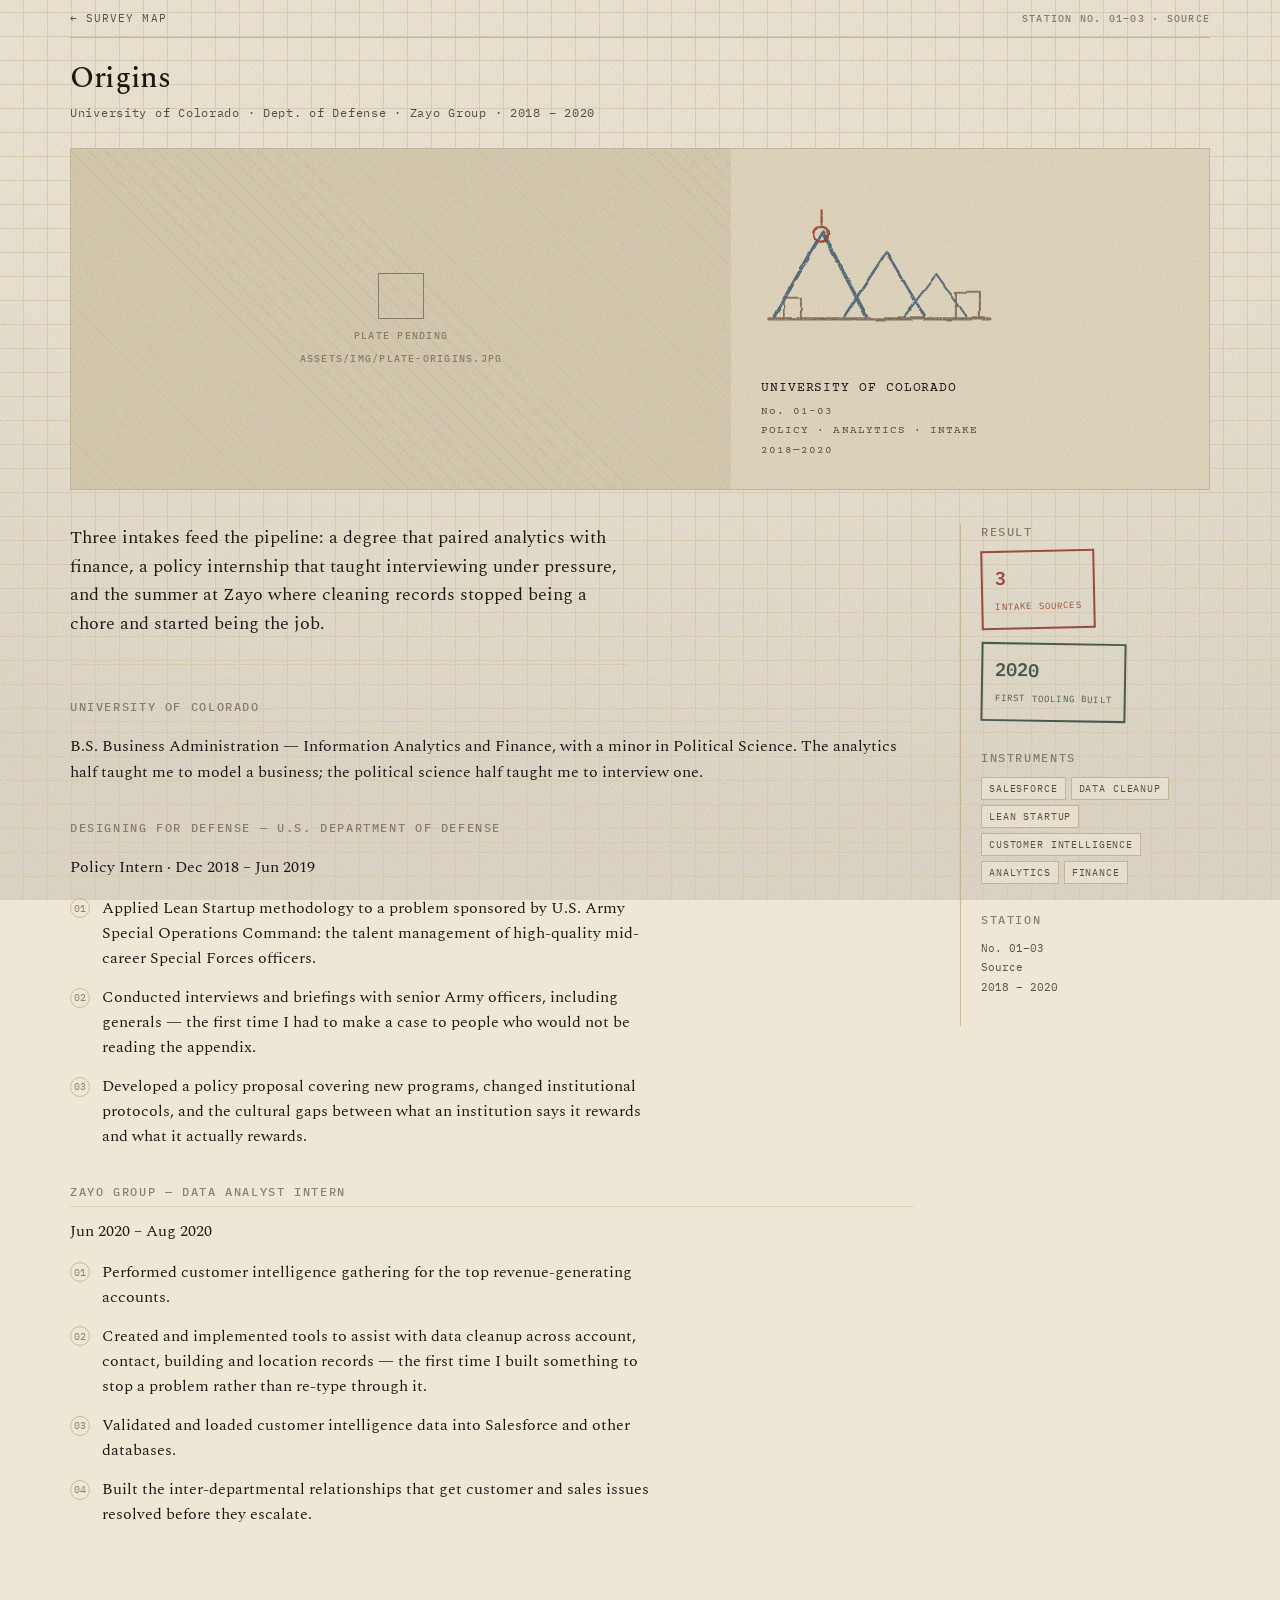
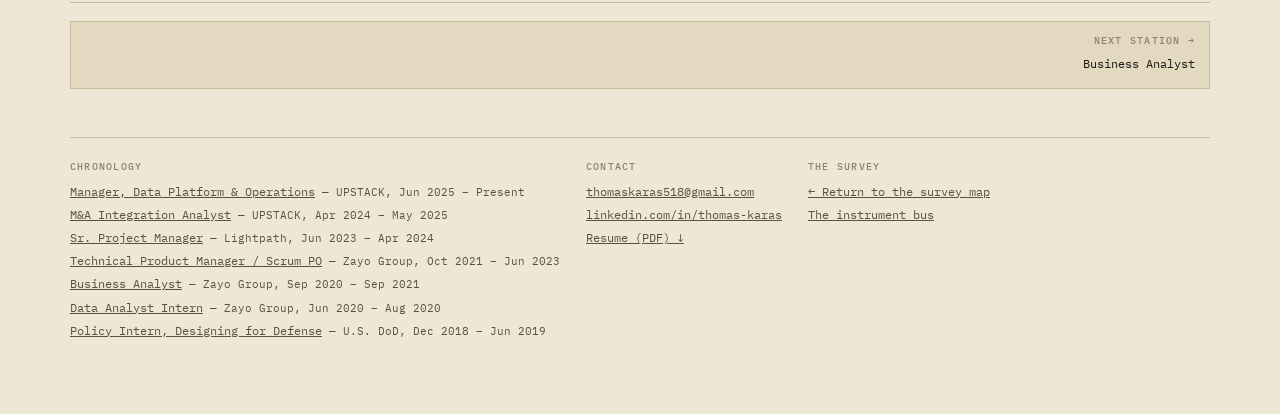
<file: origins.html>
<!doctype html>
<html lang="en">
<head>
<meta charset="utf-8">
<meta name="viewport" content="width=device-width, initial-scale=1">
<title>Origins — Thomas Karas</title>
<meta name="description" content="Three intakes feed the pipeline: a degree that paired analytics with finance, a policy internship that taught interviewing under pressure, and the summer at Zayo where cleaning rec">
<meta property="og:title" content="Origins — Thomas Karas">
<meta property="og:description" content="Three intakes feed the pipeline: a degree that paired analytics with finance, a policy internship that taught interviewing under pressure, and the summer at Zayo where cleaning rec">
<meta property="og:image" content="assets/img/og-cover.png">
<meta name="twitter:card" content="summary_large_image">
<link rel="icon" href="data:image/svg+xml,%3Csvg xmlns='http://www.w3.org/2000/svg' viewBox='0 0 32 32'%3E%3Crect width='32' height='32' fill='%23efe7d6'/%3E%3Cpath d='M16 7 27 13 16 19 5 13z' fill='none' stroke='%231c1814' stroke-width='1.6'/%3E%3Cpath d='M5 13v6l11 6 11-6v-6' fill='none' stroke='%231c1814' stroke-width='1.6'/%3E%3C/svg%3E">
<link rel="preconnect" href="https://fonts.googleapis.com">
<link rel="preconnect" href="https://fonts.gstatic.com" crossorigin>
<link href="https://fonts.googleapis.com/css2?family=IBM+Plex+Mono:wght@400;500;600&family=Courier+Prime:wght@400;700&family=Spectral:wght@400;500&display=swap" rel="stylesheet">
<link rel="stylesheet" href="assets/css/journal.css">
</head>
<body>
<a class="skip" href="#note">Skip to the field note</a>
<div class="note-page">
  <div class="topbar">
    <a class="back" href="index.html">← Survey map</a>
    <span class="label station-no">Station No. 01–03 · Source</span>
  </div>

  <header class="note-head" id="note">
    <h1>Origins</h1>
    <p class="org">University of Colorado · Dept. of Defense · Zayo Group · 2018 – 2020</p>
  </header>

  <div class="poster">
    <div class="poster-plate"><div class="plate-pending">
        <span class="box" aria-hidden="true"></span>
        <span class="label">Plate pending</span>
        <span class="label">assets/img/plate-origins.jpg</span>
      </div></div>
    <div class="poster-paper">
      <div class="poster-stamp"><svg class="stamp" viewBox="0 0 240 150" role="img"
     aria-label="Carved stamp for this station" xmlns="http://www.w3.org/2000/svg">
  <defs>
    <filter id="ink-origins-0" x="-15%" y="-15%" width="130%" height="130%"
            color-interpolation-filters="sRGB">
      <feTurbulence type="fractalNoise" baseFrequency="0.038" numOctaves="4"
                    seed="5" result="warp"/>
      <feDisplacementMap in="SourceGraphic" in2="warp" scale="3.1"
                         xChannelSelector="R" yChannelSelector="G" result="carved"/>
      <feTurbulence type="fractalNoise" baseFrequency="0.62" numOctaves="3"
                    seed="22" result="grain"/>
      <feColorMatrix in="grain" type="luminanceToAlpha" result="ga"/>
      <feComponentTransfer in="ga" result="pits">
        <feFuncA type="linear" slope="3.1" intercept="-1.72"/>
      </feComponentTransfer>
      <feComposite in="carved" in2="pits" operator="out"/>
    </filter>
    <filter id="ink-origins-1" x="-15%" y="-15%" width="130%" height="130%"
            color-interpolation-filters="sRGB">
      <feTurbulence type="fractalNoise" baseFrequency="0.038" numOctaves="4"
                    seed="23" result="warp"/>
      <feDisplacementMap in="SourceGraphic" in2="warp" scale="3.1"
                         xChannelSelector="R" yChannelSelector="G" result="carved"/>
      <feTurbulence type="fractalNoise" baseFrequency="0.62" numOctaves="3"
                    seed="40" result="grain"/>
      <feColorMatrix in="grain" type="luminanceToAlpha" result="ga"/>
      <feComponentTransfer in="ga" result="pits">
        <feFuncA type="linear" slope="3.1" intercept="-1.72"/>
      </feComponentTransfer>
      <feComposite in="carved" in2="pits" operator="out"/>
    </filter>
    <filter id="ink-origins-2" x="-15%" y="-15%" width="130%" height="130%"
            color-interpolation-filters="sRGB">
      <feTurbulence type="fractalNoise" baseFrequency="0.038" numOctaves="4"
                    seed="41" result="warp"/>
      <feDisplacementMap in="SourceGraphic" in2="warp" scale="3.1"
                         xChannelSelector="R" yChannelSelector="G" result="carved"/>
      <feTurbulence type="fractalNoise" baseFrequency="0.62" numOctaves="3"
                    seed="58" result="grain"/>
      <feColorMatrix in="grain" type="luminanceToAlpha" result="ga"/>
      <feComponentTransfer in="ga" result="pits">
        <feFuncA type="linear" slope="3.1" intercept="-1.72"/>
      </feComponentTransfer>
      <feComposite in="carved" in2="pits" operator="out"/>
    </filter></defs>
    <g filter="url(#ink-origins-0)" transform="translate(1.4 -0.9)"
       stroke="var(--ink-slate)" fill="none" stroke-linecap="round" stroke-linejoin="round"
       opacity="0.9">
      <path d="M12,124 L60,40 L104,124" stroke-width="3.6"/>
      <path d="M82,124 L124,60 L162,124" stroke-width="2.7"/>
      <path d="M142,124 L174,82 L204,124" stroke-width="2.1"/>
    </g>
    <g filter="url(#ink-origins-1)" transform="translate(-1.1 0.8)"
       stroke="var(--ink-taupe)" fill="none" stroke-linecap="round" stroke-linejoin="round"
       opacity="0.9">
      <line x1="8" y1="125" x2="230" y2="125" stroke-width="3.2"/>
      <rect x="24" y="104" width="17" height="21" stroke-width="1.9"/>
      <rect x="196" y="98" width="24" height="27" stroke-width="2.1"/>
    </g>
    <g filter="url(#ink-origins-2)" transform="translate(0.6 1.3)"
       stroke="var(--ink-brick)" fill="none" stroke-linecap="round" stroke-linejoin="round"
       opacity="0.9">
      <circle cx="60" cy="40" r="7.5" stroke-width="2.6"/>
      <line x1="60" y1="16" x2="60" y2="30" stroke-width="2.2"/>
    </g>
</svg></div>
      <div class="poster-meta">
        <p class="loc">UNIVERSITY OF COLORADO</p>
        <p class="no">No. 01–03</p>
        <p class="keys">POLICY · ANALYTICS · INTAKE</p>
        <p class="yr">2018—2020</p>
      </div>
    </div>
  </div>

  <div class="note-body">
    <div class="note-main">
      <p class="lede">Three intakes feed the pipeline: a degree that paired analytics with finance, a policy internship that taught interviewing under pressure, and the summer at Zayo where cleaning records stopped being a chore and started being the job.</p>

  <section class="note-section">
    <h3>University of Colorado</h3>
    
    <p>B.S. Business Administration — Information Analytics and Finance, with a minor in Political Science. The analytics half taught me to model a business; the political science half taught me to interview one.</p>
    
  </section>
  <section class="note-section">
    <h3>Designing for Defense — U.S. Department of Defense</h3>
    <p class="org">Policy Intern · Dec 2018 – Jun 2019</p>
    
    <ol class="obs">
      <li>Applied Lean Startup methodology to a problem sponsored by U.S. Army Special Operations Command: the talent management of high-quality mid-career Special Forces officers.</li>
      <li>Conducted interviews and briefings with senior Army officers, including generals — the first time I had to make a case to people who would not be reading the appendix.</li>
      <li>Developed a policy proposal covering new programs, changed institutional protocols, and the cultural gaps between what an institution says it rewards and what it actually rewards.</li>
    </ol>
  </section>
  <section class="note-section">
    <h3>Zayo Group — Data Analyst Intern</h3>
    <p class="org">Jun 2020 – Aug 2020</p>
    
    <ol class="obs">
      <li>Performed customer intelligence gathering for the top revenue-generating accounts.</li>
      <li>Created and implemented tools to assist with data cleanup across account, contact, building and location records — the first time I built something to stop a problem rather than re-type through it.</li>
      <li>Validated and loaded customer intelligence data into Salesforce and other databases.</li>
      <li>Built the inter-departmental relationships that get customer and sales issues resolved before they escalate.</li>
    </ol>
  </section>
    </div>

    <aside class="note-rail">
      <section class="rail-block">
        <h3>Result</h3>
        <div class="results">
          <div class="stamped"><b>3</b><span>intake sources</span></div>
          <div class="stamped"><b>2020</b><span>first tooling built</span></div>
        </div>
      </section>
      <section class="rail-block">
        <h3>Instruments</h3>
        <ul class="chips">
          <li class="chip">Salesforce</li>
          <li class="chip">Data cleanup</li>
          <li class="chip">Lean startup</li>
          <li class="chip">Customer intelligence</li>
          <li class="chip">Analytics</li>
          <li class="chip">Finance</li>
        </ul>
      </section>
      <section class="rail-block">
        <h3>Station</h3>
        <p class="rail-meta">No. 01–03<br>Source<br>2018 – 2020</p>
      </section>
    </aside>
  </div>

  <nav class="station-nav" aria-label="Stations">
    
    <a class="next" href="roles/zayo-analyst.html"><span class="dir label">Next station →</span><span class="ttl">Business Analyst</span></a>
  </nav>
  <footer class="colophon">
    <div class="col">
      <span class="label">Chronology</span>
      <ul class="source-list">
        <li><a href="roles/upstack-data-platform.html">Manager, Data Platform &amp; Operations</a> — UPSTACK, Jun 2025 – Present</li>
        <li><a href="roles/upstack-ma-integration.html">M&amp;A Integration Analyst</a> — UPSTACK, Apr 2024 – May 2025</li>
        <li><a href="roles/lightpath.html">Sr. Project Manager</a> — Lightpath, Jun 2023 – Apr 2024</li>
        <li><a href="roles/zayo-product.html">Technical Product Manager / Scrum PO</a> — Zayo Group, Oct 2021 – Jun 2023</li>
        <li><a href="roles/zayo-analyst.html">Business Analyst</a> — Zayo Group, Sep 2020 – Sep 2021</li>
        <li><a href="origins.html">Data Analyst Intern</a> — Zayo Group, Jun 2020 – Aug 2020</li>
        <li><a href="origins.html">Policy Intern, Designing for Defense</a> — U.S. DoD, Dec 2018 – Jun 2019</li>
      </ul>
    </div>
    <div class="col">
      <span class="label">Contact</span>
      <ul class="source-list">
        <li><a href="mailto:thomaskaras518@gmail.com">thomaskaras518@gmail.com</a></li>
        <li><a href="https://www.linkedin.com/in/thomas-karas-b17445179/" rel="me noopener">linkedin.com/in/thomas-karas</a></li>
        <li><a href="assets/ThomasKaras-Resume-2026.pdf">Resume (PDF) ↓</a></li>
      </ul>
    </div>
    <div class="col">
      <span class="label">The survey</span>
      <ul class="source-list">
        <li><a href="index.html">← Return to the survey map</a></li>
        <li><a href="stack.html">The instrument bus</a></li>
      </ul>
    </div>
  </footer>
</div>
</body>
</html>
</file>
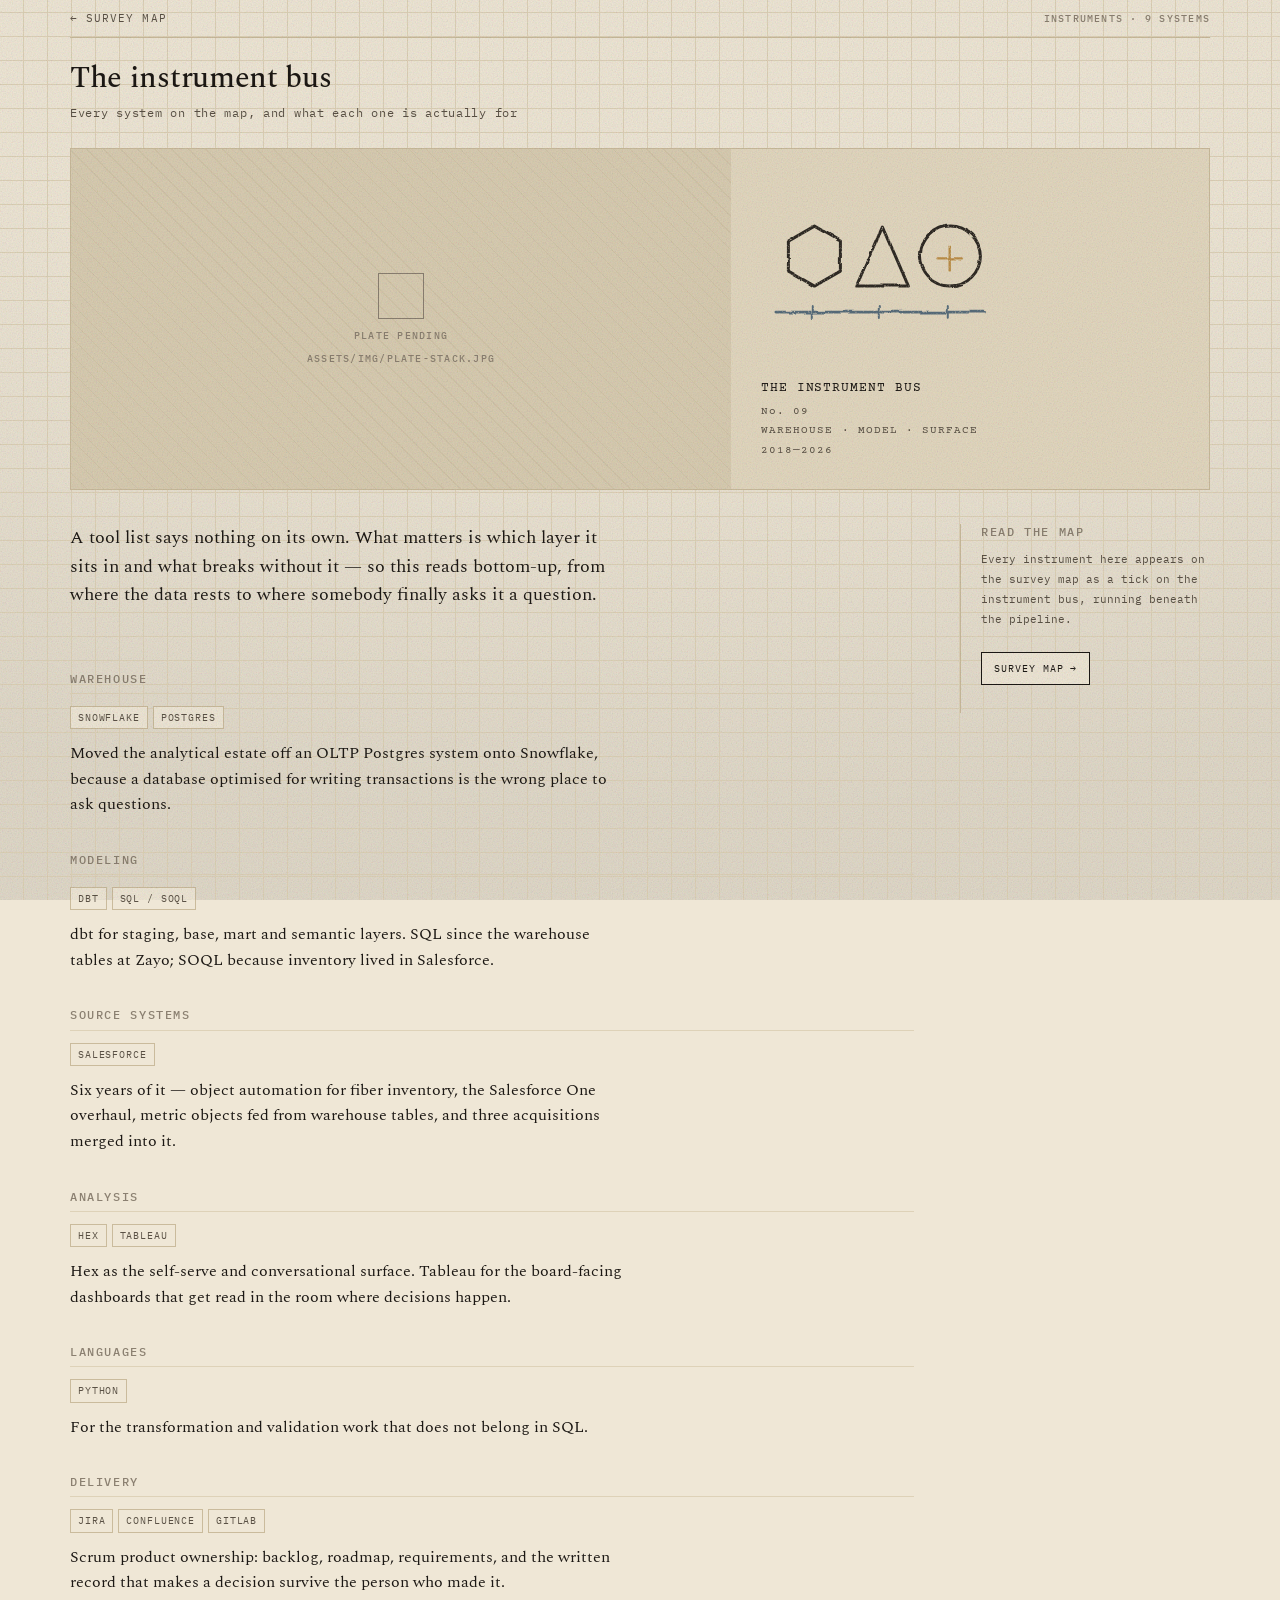
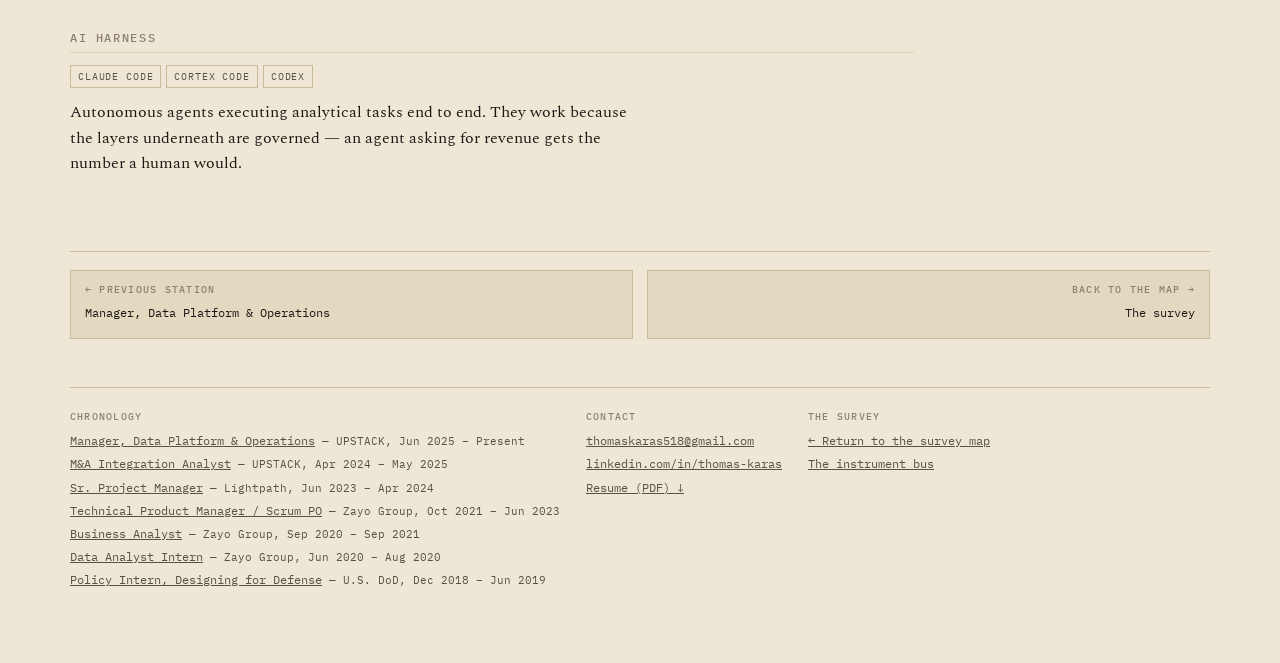
<file: stack.html>
<!doctype html>
<html lang="en">
<head>
<meta charset="utf-8">
<meta name="viewport" content="width=device-width, initial-scale=1">
<title>The instrument bus — Thomas Karas</title>
<meta name="description" content="Every system Thomas Karas works in, and what each one is actually for.">
<meta property="og:title" content="The instrument bus — Thomas Karas">
<meta property="og:description" content="Every system Thomas Karas works in, and what each one is actually for.">
<meta property="og:image" content="assets/img/og-cover.png">
<meta name="twitter:card" content="summary_large_image">
<link rel="icon" href="data:image/svg+xml,%3Csvg xmlns='http://www.w3.org/2000/svg' viewBox='0 0 32 32'%3E%3Crect width='32' height='32' fill='%23efe7d6'/%3E%3Cpath d='M16 7 27 13 16 19 5 13z' fill='none' stroke='%231c1814' stroke-width='1.6'/%3E%3Cpath d='M5 13v6l11 6 11-6v-6' fill='none' stroke='%231c1814' stroke-width='1.6'/%3E%3C/svg%3E">
<link rel="preconnect" href="https://fonts.googleapis.com">
<link rel="preconnect" href="https://fonts.gstatic.com" crossorigin>
<link href="https://fonts.googleapis.com/css2?family=IBM+Plex+Mono:wght@400;500;600&family=Courier+Prime:wght@400;700&family=Spectral:wght@400;500&display=swap" rel="stylesheet">
<link rel="stylesheet" href="assets/css/journal.css">
</head>
<body>
<a class="skip" href="#note">Skip to the field note</a>
<div class="note-page">
  <div class="topbar">
    <a class="back" href="index.html">← Survey map</a>
    <span class="label station-no">Instruments · 9 systems</span>
  </div>

  <header class="note-head" id="note">
    <h1>The instrument bus</h1>
    <p class="org">Every system on the map, and what each one is actually for</p>
  </header>

  <div class="poster">
    <div class="poster-plate"><div class="plate-pending">
        <span class="box" aria-hidden="true"></span>
        <span class="label">Plate pending</span>
        <span class="label">assets/img/plate-stack.jpg</span>
      </div></div>
    <div class="poster-paper">
      <div class="poster-stamp"><svg class="stamp" viewBox="0 0 240 150" role="img"
     aria-label="Carved stamp for this station" xmlns="http://www.w3.org/2000/svg">
  <defs>
    <filter id="ink-stack-0" x="-15%" y="-15%" width="130%" height="130%"
            color-interpolation-filters="sRGB">
      <feTurbulence type="fractalNoise" baseFrequency="0.038" numOctaves="4"
                    seed="3" result="warp"/>
      <feDisplacementMap in="SourceGraphic" in2="warp" scale="3.1"
                         xChannelSelector="R" yChannelSelector="G" result="carved"/>
      <feTurbulence type="fractalNoise" baseFrequency="0.62" numOctaves="3"
                    seed="20" result="grain"/>
      <feColorMatrix in="grain" type="luminanceToAlpha" result="ga"/>
      <feComponentTransfer in="ga" result="pits">
        <feFuncA type="linear" slope="3.1" intercept="-1.72"/>
      </feComponentTransfer>
      <feComposite in="carved" in2="pits" operator="out"/>
    </filter>
    <filter id="ink-stack-1" x="-15%" y="-15%" width="130%" height="130%"
            color-interpolation-filters="sRGB">
      <feTurbulence type="fractalNoise" baseFrequency="0.038" numOctaves="4"
                    seed="27" result="warp"/>
      <feDisplacementMap in="SourceGraphic" in2="warp" scale="3.1"
                         xChannelSelector="R" yChannelSelector="G" result="carved"/>
      <feTurbulence type="fractalNoise" baseFrequency="0.62" numOctaves="3"
                    seed="44" result="grain"/>
      <feColorMatrix in="grain" type="luminanceToAlpha" result="ga"/>
      <feComponentTransfer in="ga" result="pits">
        <feFuncA type="linear" slope="3.1" intercept="-1.72"/>
      </feComponentTransfer>
      <feComposite in="carved" in2="pits" operator="out"/>
    </filter>
    <filter id="ink-stack-2" x="-15%" y="-15%" width="130%" height="130%"
            color-interpolation-filters="sRGB">
      <feTurbulence type="fractalNoise" baseFrequency="0.038" numOctaves="4"
                    seed="55" result="warp"/>
      <feDisplacementMap in="SourceGraphic" in2="warp" scale="3.1"
                         xChannelSelector="R" yChannelSelector="G" result="carved"/>
      <feTurbulence type="fractalNoise" baseFrequency="0.62" numOctaves="3"
                    seed="72" result="grain"/>
      <feColorMatrix in="grain" type="luminanceToAlpha" result="ga"/>
      <feComponentTransfer in="ga" result="pits">
        <feFuncA type="linear" slope="3.1" intercept="-1.72"/>
      </feComponentTransfer>
      <feComposite in="carved" in2="pits" operator="out"/>
    </filter></defs>
    <g filter="url(#ink-stack-0)" transform="translate(1.4 -0.9)"
       stroke="var(--ink)" fill="none" stroke-linecap="round" stroke-linejoin="round"
       opacity="0.9">
      <path d="M52,34 L78,49 L78,79 L52,94 L26,79 L26,49 Z" stroke-width="3"/>
      <path d="M120,34 L146,94 L94,94 Z" stroke-width="3"/>
      <circle cx="188" cy="64" r="30" stroke-width="3"/>
    </g>
    <g filter="url(#ink-stack-1)" transform="translate(-1.2 1.1)"
       stroke="var(--ink-slate)" fill="none" stroke-linecap="round" stroke-linejoin="round"
       opacity="0.9">
      <line x1="16" y1="118" x2="224" y2="118" stroke-width="2.6"/>
      <line x1="52" y1="112" x2="52" y2="124" stroke-width="2"/>
      <line x1="120" y1="112" x2="120" y2="124" stroke-width="2"/>
      <line x1="188" y1="112" x2="188" y2="124" stroke-width="2"/>
    </g>
    <g filter="url(#ink-stack-2)" transform="translate(0.7 1.4)"
       stroke="var(--ink-ochre)" fill="none" stroke-linecap="round" stroke-linejoin="round"
       opacity="0.9">
      <line x1="176" y1="64" x2="200" y2="64" stroke-width="2.4"/>
      <line x1="188" y1="52" x2="188" y2="76" stroke-width="2.4"/>
    </g>
</svg></div>
      <div class="poster-meta">
        <p class="loc">THE INSTRUMENT BUS</p>
        <p class="no">No. 09</p>
        <p class="keys">WAREHOUSE · MODEL · SURFACE</p>
        <p class="yr">2018—2026</p>
      </div>
    </div>
  </div>

  <div class="note-body"><div class="note-main">
  <section class="note-section">
    <p class="lede">A tool list says nothing on its own. What matters is which layer it sits in and
    what breaks without it — so this reads bottom-up, from where the data rests to where somebody
    finally asks it a question.</p>
  </section>

  <section class="note-section" id="warehouse">
    <h3>Warehouse</h3>
    <ul class="chips">
      <li class="chip">Snowflake</li>
      <li class="chip">Postgres</li>
    </ul>
    <p class="prose" style="margin-top:12px">Moved the analytical estate off an OLTP Postgres system onto Snowflake, because a database optimised for writing transactions is the wrong place to ask questions.</p>
  </section>
  <section class="note-section" id="modeling">
    <h3>Modeling</h3>
    <ul class="chips">
      <li class="chip">dbt</li>
      <li class="chip">SQL / SOQL</li>
    </ul>
    <p class="prose" style="margin-top:12px">dbt for staging, base, mart and semantic layers. SQL since the warehouse tables at Zayo; SOQL because inventory lived in Salesforce.</p>
  </section>
  <section class="note-section" id="sources">
    <h3>Source systems</h3>
    <ul class="chips">
      <li class="chip">Salesforce</li>
    </ul>
    <p class="prose" style="margin-top:12px">Six years of it — object automation for fiber inventory, the Salesforce One overhaul, metric objects fed from warehouse tables, and three acquisitions merged into it.</p>
  </section>
  <section class="note-section" id="analysis">
    <h3>Analysis</h3>
    <ul class="chips">
      <li class="chip">Hex</li>
      <li class="chip">Tableau</li>
    </ul>
    <p class="prose" style="margin-top:12px">Hex as the self-serve and conversational surface. Tableau for the board-facing dashboards that get read in the room where decisions happen.</p>
  </section>
  <section class="note-section" id="languages">
    <h3>Languages</h3>
    <ul class="chips">
      <li class="chip">Python</li>
    </ul>
    <p class="prose" style="margin-top:12px">For the transformation and validation work that does not belong in SQL.</p>
  </section>
  <section class="note-section" id="delivery">
    <h3>Delivery</h3>
    <ul class="chips">
      <li class="chip">Jira</li>
      <li class="chip">Confluence</li>
      <li class="chip">GitLab</li>
    </ul>
    <p class="prose" style="margin-top:12px">Scrum product ownership: backlog, roadmap, requirements, and the written record that makes a decision survive the person who made it.</p>
  </section>
  <section class="note-section" id="ai">
    <h3>AI harness</h3>
    <ul class="chips">
      <li class="chip">Claude Code</li>
      <li class="chip">Cortex Code</li>
      <li class="chip">Codex</li>
    </ul>
    <p class="prose" style="margin-top:12px">Autonomous agents executing analytical tasks end to end. They work because the layers underneath are governed — an agent asking for revenue gets the number a human would.</p>
  </section>

  </div><aside class="note-rail">
    <section class="rail-block">
      <h3>Read the map</h3>
      <p class="rail-meta">Every instrument here appears on the survey map as a tick on the
      instrument bus, running beneath the pipeline.</p>
      <a class="panel-cta" href="index.html">Survey map →</a>
    </section>
  </aside></div>

  <nav class="station-nav" aria-label="Stations">
    <a href="roles/upstack-data-platform.html"><span class="dir label">← Previous station</span><span class="ttl">Manager, Data Platform &amp; Operations</span></a>
    <a class="next" href="index.html"><span class="dir label">Back to the map →</span><span class="ttl">The survey</span></a>
  </nav>
  <footer class="colophon">
    <div class="col">
      <span class="label">Chronology</span>
      <ul class="source-list">
        <li><a href="roles/upstack-data-platform.html">Manager, Data Platform &amp; Operations</a> — UPSTACK, Jun 2025 – Present</li>
        <li><a href="roles/upstack-ma-integration.html">M&amp;A Integration Analyst</a> — UPSTACK, Apr 2024 – May 2025</li>
        <li><a href="roles/lightpath.html">Sr. Project Manager</a> — Lightpath, Jun 2023 – Apr 2024</li>
        <li><a href="roles/zayo-product.html">Technical Product Manager / Scrum PO</a> — Zayo Group, Oct 2021 – Jun 2023</li>
        <li><a href="roles/zayo-analyst.html">Business Analyst</a> — Zayo Group, Sep 2020 – Sep 2021</li>
        <li><a href="origins.html">Data Analyst Intern</a> — Zayo Group, Jun 2020 – Aug 2020</li>
        <li><a href="origins.html">Policy Intern, Designing for Defense</a> — U.S. DoD, Dec 2018 – Jun 2019</li>
      </ul>
    </div>
    <div class="col">
      <span class="label">Contact</span>
      <ul class="source-list">
        <li><a href="mailto:thomaskaras518@gmail.com">thomaskaras518@gmail.com</a></li>
        <li><a href="https://www.linkedin.com/in/thomas-karas-b17445179/" rel="me noopener">linkedin.com/in/thomas-karas</a></li>
        <li><a href="assets/ThomasKaras-Resume-2026.pdf">Resume (PDF) ↓</a></li>
      </ul>
    </div>
    <div class="col">
      <span class="label">The survey</span>
      <ul class="source-list">
        <li><a href="index.html">← Return to the survey map</a></li>
        <li><a href="stack.html">The instrument bus</a></li>
      </ul>
    </div>
  </footer>
</div>
</body>
</html>
</file>
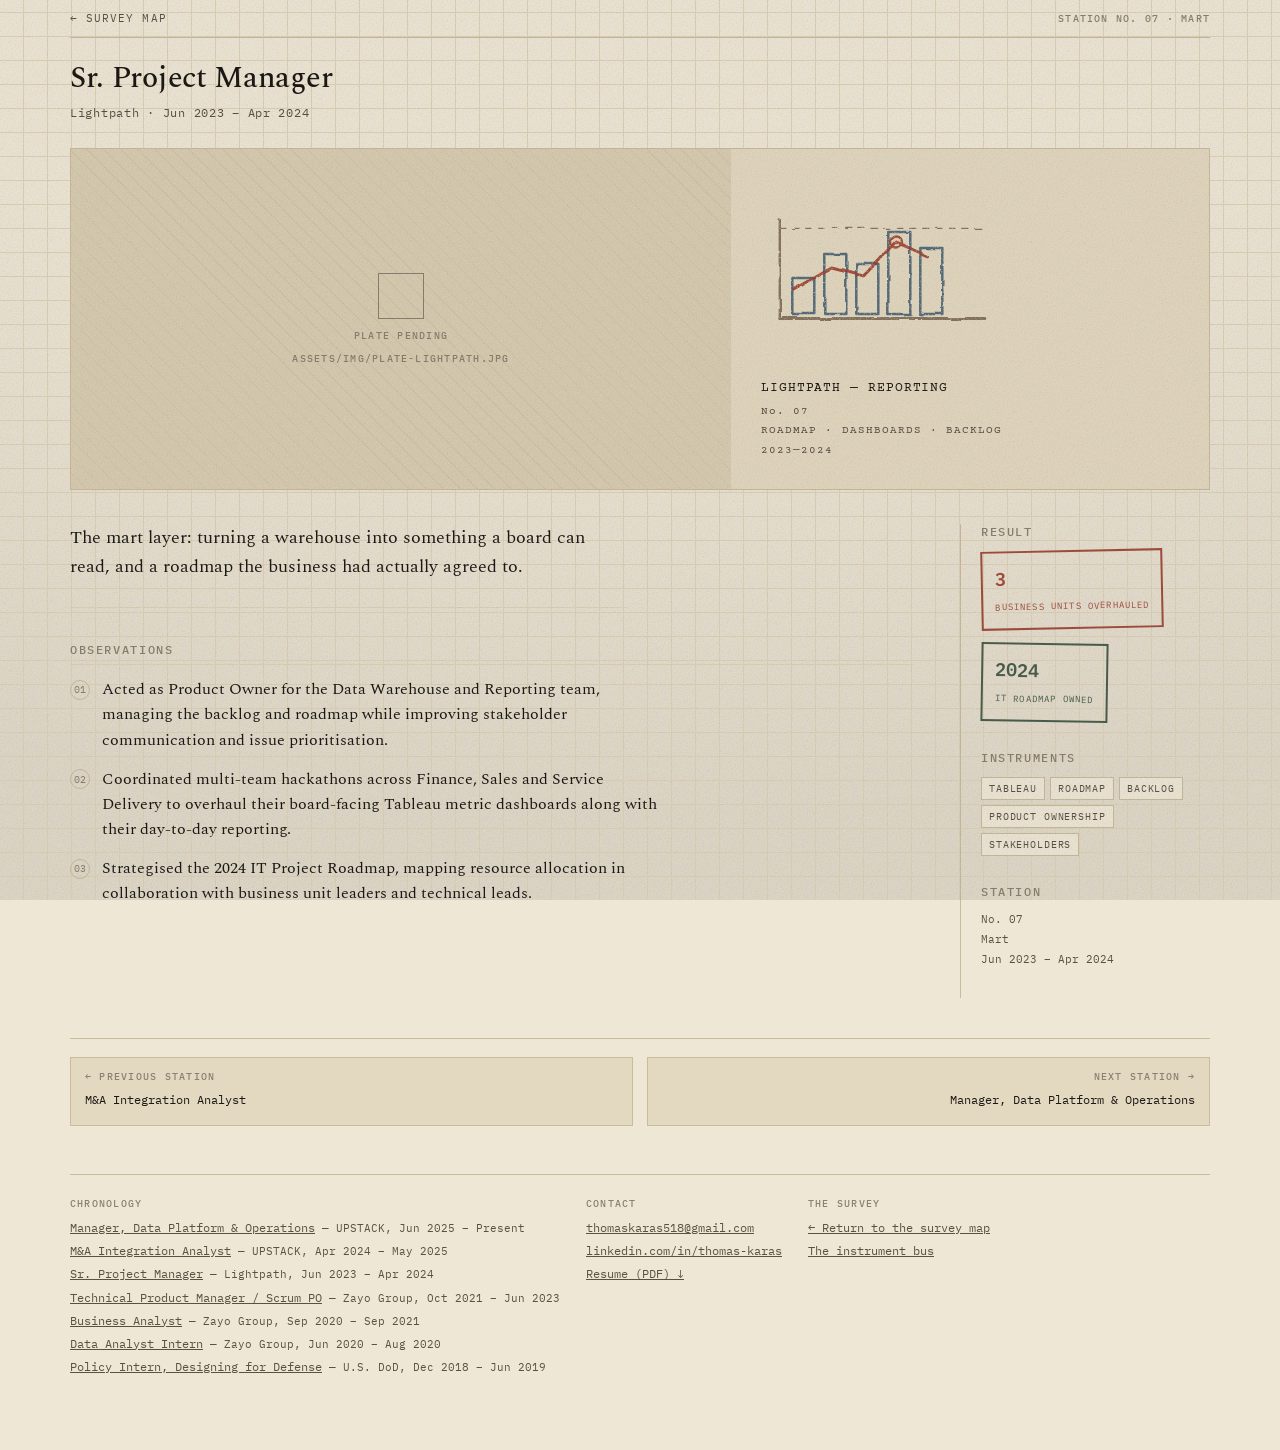
<file: roles/lightpath.html>
<!doctype html>
<html lang="en">
<head>
<meta charset="utf-8">
<meta name="viewport" content="width=device-width, initial-scale=1">
<title>Sr. Project Manager — Thomas Karas</title>
<meta name="description" content="The mart layer: turning a warehouse into something a board can read, and a roadmap the business had actually agreed to.">
<meta property="og:title" content="Sr. Project Manager — Thomas Karas">
<meta property="og:description" content="The mart layer: turning a warehouse into something a board can read, and a roadmap the business had actually agreed to.">
<meta property="og:image" content="../assets/img/og-cover.png">
<meta name="twitter:card" content="summary_large_image">
<link rel="icon" href="data:image/svg+xml,%3Csvg xmlns='http://www.w3.org/2000/svg' viewBox='0 0 32 32'%3E%3Crect width='32' height='32' fill='%23efe7d6'/%3E%3Cpath d='M16 7 27 13 16 19 5 13z' fill='none' stroke='%231c1814' stroke-width='1.6'/%3E%3Cpath d='M5 13v6l11 6 11-6v-6' fill='none' stroke='%231c1814' stroke-width='1.6'/%3E%3C/svg%3E">
<link rel="preconnect" href="https://fonts.googleapis.com">
<link rel="preconnect" href="https://fonts.gstatic.com" crossorigin>
<link href="https://fonts.googleapis.com/css2?family=IBM+Plex+Mono:wght@400;500;600&family=Courier+Prime:wght@400;700&family=Spectral:wght@400;500&display=swap" rel="stylesheet">
<link rel="stylesheet" href="../assets/css/journal.css">
</head>
<body>
<a class="skip" href="#note">Skip to the field note</a>
<div class="note-page">
  <div class="topbar">
    <a class="back" href="../index.html">← Survey map</a>
    <span class="label station-no">Station No. 07 · Mart</span>
  </div>

  <header class="note-head" id="note">
    <h1>Sr. Project Manager</h1>
    <p class="org">Lightpath · Jun 2023 – Apr 2024</p>
  </header>

  <div class="poster">
    <div class="poster-plate"><div class="plate-pending">
        <span class="box" aria-hidden="true"></span>
        <span class="label">Plate pending</span>
        <span class="label">assets/img/plate-lightpath.jpg</span>
      </div></div>
    <div class="poster-paper">
      <div class="poster-stamp"><svg class="stamp" viewBox="0 0 240 150" role="img"
     aria-label="Carved stamp for this station" xmlns="http://www.w3.org/2000/svg">
  <defs>
    <filter id="ink-lightpath-0" x="-15%" y="-15%" width="130%" height="130%"
            color-interpolation-filters="sRGB">
      <feTurbulence type="fractalNoise" baseFrequency="0.038" numOctaves="4"
                    seed="11" result="warp"/>
      <feDisplacementMap in="SourceGraphic" in2="warp" scale="3.1"
                         xChannelSelector="R" yChannelSelector="G" result="carved"/>
      <feTurbulence type="fractalNoise" baseFrequency="0.62" numOctaves="3"
                    seed="28" result="grain"/>
      <feColorMatrix in="grain" type="luminanceToAlpha" result="ga"/>
      <feComponentTransfer in="ga" result="pits">
        <feFuncA type="linear" slope="3.1" intercept="-1.72"/>
      </feComponentTransfer>
      <feComposite in="carved" in2="pits" operator="out"/>
    </filter>
    <filter id="ink-lightpath-1" x="-15%" y="-15%" width="130%" height="130%"
            color-interpolation-filters="sRGB">
      <feTurbulence type="fractalNoise" baseFrequency="0.038" numOctaves="4"
                    seed="29" result="warp"/>
      <feDisplacementMap in="SourceGraphic" in2="warp" scale="3.1"
                         xChannelSelector="R" yChannelSelector="G" result="carved"/>
      <feTurbulence type="fractalNoise" baseFrequency="0.62" numOctaves="3"
                    seed="46" result="grain"/>
      <feColorMatrix in="grain" type="luminanceToAlpha" result="ga"/>
      <feComponentTransfer in="ga" result="pits">
        <feFuncA type="linear" slope="3.1" intercept="-1.72"/>
      </feComponentTransfer>
      <feComposite in="carved" in2="pits" operator="out"/>
    </filter>
    <filter id="ink-lightpath-2" x="-15%" y="-15%" width="130%" height="130%"
            color-interpolation-filters="sRGB">
      <feTurbulence type="fractalNoise" baseFrequency="0.038" numOctaves="4"
                    seed="59" result="warp"/>
      <feDisplacementMap in="SourceGraphic" in2="warp" scale="3.1"
                         xChannelSelector="R" yChannelSelector="G" result="carved"/>
      <feTurbulence type="fractalNoise" baseFrequency="0.62" numOctaves="3"
                    seed="76" result="grain"/>
      <feColorMatrix in="grain" type="luminanceToAlpha" result="ga"/>
      <feComponentTransfer in="ga" result="pits">
        <feFuncA type="linear" slope="3.1" intercept="-1.72"/>
      </feComponentTransfer>
      <feComposite in="carved" in2="pits" operator="out"/>
    </filter></defs>
    <g filter="url(#ink-lightpath-0)" transform="translate(1.3 -1)"
       stroke="var(--ink-slate)" fill="none" stroke-linecap="round" stroke-linejoin="round"
       opacity="0.9">
      <rect x="30" y="86" width="22" height="36" stroke-width="2.5"/>
      <rect x="62" y="62" width="22" height="60" stroke-width="2.5"/>
      <rect x="94" y="72" width="22" height="50" stroke-width="2.5"/>
      <rect x="126" y="40" width="22" height="82" stroke-width="2.5"/>
      <rect x="158" y="56" width="22" height="66" stroke-width="2.5"/>
    </g>
    <g filter="url(#ink-lightpath-1)" transform="translate(-1.5 1)"
       stroke="var(--ink-brick)" fill="none" stroke-linecap="round" stroke-linejoin="round"
       opacity="0.9">
      <path d="M34,96 L72,74 L104,82 L136,48 L168,62" stroke-width="3"/>
      <circle cx="136" cy="48" r="5.5" stroke-width="2.4"/>
    </g>
    <g filter="url(#ink-lightpath-2)" transform="translate(0.8 1.4)"
       stroke="var(--ink-taupe)" fill="none" stroke-linecap="round" stroke-linejoin="round"
       opacity="0.9">
      <line x1="18" y1="124" x2="222" y2="124" stroke-width="3"/>
      <line x1="18" y1="26" x2="18" y2="124" stroke-width="2.4"/>
      <line x1="18" y1="34" x2="222" y2="34" stroke-width="1.4" stroke-dasharray="6 7"/>
    </g>
</svg></div>
      <div class="poster-meta">
        <p class="loc">LIGHTPATH — REPORTING</p>
        <p class="no">No. 07</p>
        <p class="keys">ROADMAP · DASHBOARDS · BACKLOG</p>
        <p class="yr">2023—2024</p>
      </div>
    </div>
  </div>

  <div class="note-body">
    <div class="note-main">
      <p class="lede">The mart layer: turning a warehouse into something a board can read, and a roadmap the business had actually agreed to.</p>

  <section class="note-section">
    <h3>Observations</h3>
    
    
    <ol class="obs">
      <li>Acted as Product Owner for the Data Warehouse and Reporting team, managing the backlog and roadmap while improving stakeholder communication and issue prioritisation.</li>
      <li>Coordinated multi-team hackathons across Finance, Sales and Service Delivery to overhaul their board-facing Tableau metric dashboards along with their day-to-day reporting.</li>
      <li>Strategised the 2024 IT Project Roadmap, mapping resource allocation in collaboration with business unit leaders and technical leads.</li>
    </ol>
  </section>
    </div>

    <aside class="note-rail">
      <section class="rail-block">
        <h3>Result</h3>
        <div class="results">
          <div class="stamped"><b>3</b><span>business units overhauled</span></div>
          <div class="stamped"><b>2024</b><span>IT roadmap owned</span></div>
        </div>
      </section>
      <section class="rail-block">
        <h3>Instruments</h3>
        <ul class="chips">
          <li class="chip">Tableau</li>
          <li class="chip">Roadmap</li>
          <li class="chip">Backlog</li>
          <li class="chip">Product ownership</li>
          <li class="chip">Stakeholders</li>
        </ul>
      </section>
      <section class="rail-block">
        <h3>Station</h3>
        <p class="rail-meta">No. 07<br>Mart<br>Jun 2023 – Apr 2024</p>
      </section>
    </aside>
  </div>

  <nav class="station-nav" aria-label="Stations">
    <a href="upstack-ma-integration.html"><span class="dir label">← Previous station</span><span class="ttl">M&amp;A Integration Analyst</span></a>
    <a class="next" href="upstack-data-platform.html"><span class="dir label">Next station →</span><span class="ttl">Manager, Data Platform &amp; Operations</span></a>
  </nav>
  <footer class="colophon">
    <div class="col">
      <span class="label">Chronology</span>
      <ul class="source-list">
        <li><a href="../roles/upstack-data-platform.html">Manager, Data Platform &amp; Operations</a> — UPSTACK, Jun 2025 – Present</li>
        <li><a href="../roles/upstack-ma-integration.html">M&amp;A Integration Analyst</a> — UPSTACK, Apr 2024 – May 2025</li>
        <li><a href="../roles/lightpath.html">Sr. Project Manager</a> — Lightpath, Jun 2023 – Apr 2024</li>
        <li><a href="../roles/zayo-product.html">Technical Product Manager / Scrum PO</a> — Zayo Group, Oct 2021 – Jun 2023</li>
        <li><a href="../roles/zayo-analyst.html">Business Analyst</a> — Zayo Group, Sep 2020 – Sep 2021</li>
        <li><a href="../origins.html">Data Analyst Intern</a> — Zayo Group, Jun 2020 – Aug 2020</li>
        <li><a href="../origins.html">Policy Intern, Designing for Defense</a> — U.S. DoD, Dec 2018 – Jun 2019</li>
      </ul>
    </div>
    <div class="col">
      <span class="label">Contact</span>
      <ul class="source-list">
        <li><a href="mailto:thomaskaras518@gmail.com">thomaskaras518@gmail.com</a></li>
        <li><a href="https://www.linkedin.com/in/thomas-karas-b17445179/" rel="me noopener">linkedin.com/in/thomas-karas</a></li>
        <li><a href="../assets/ThomasKaras-Resume-2026.pdf">Resume (PDF) ↓</a></li>
      </ul>
    </div>
    <div class="col">
      <span class="label">The survey</span>
      <ul class="source-list">
        <li><a href="../index.html">← Return to the survey map</a></li>
        <li><a href="../stack.html">The instrument bus</a></li>
      </ul>
    </div>
  </footer>
</div>
</body>
</html>
</file>
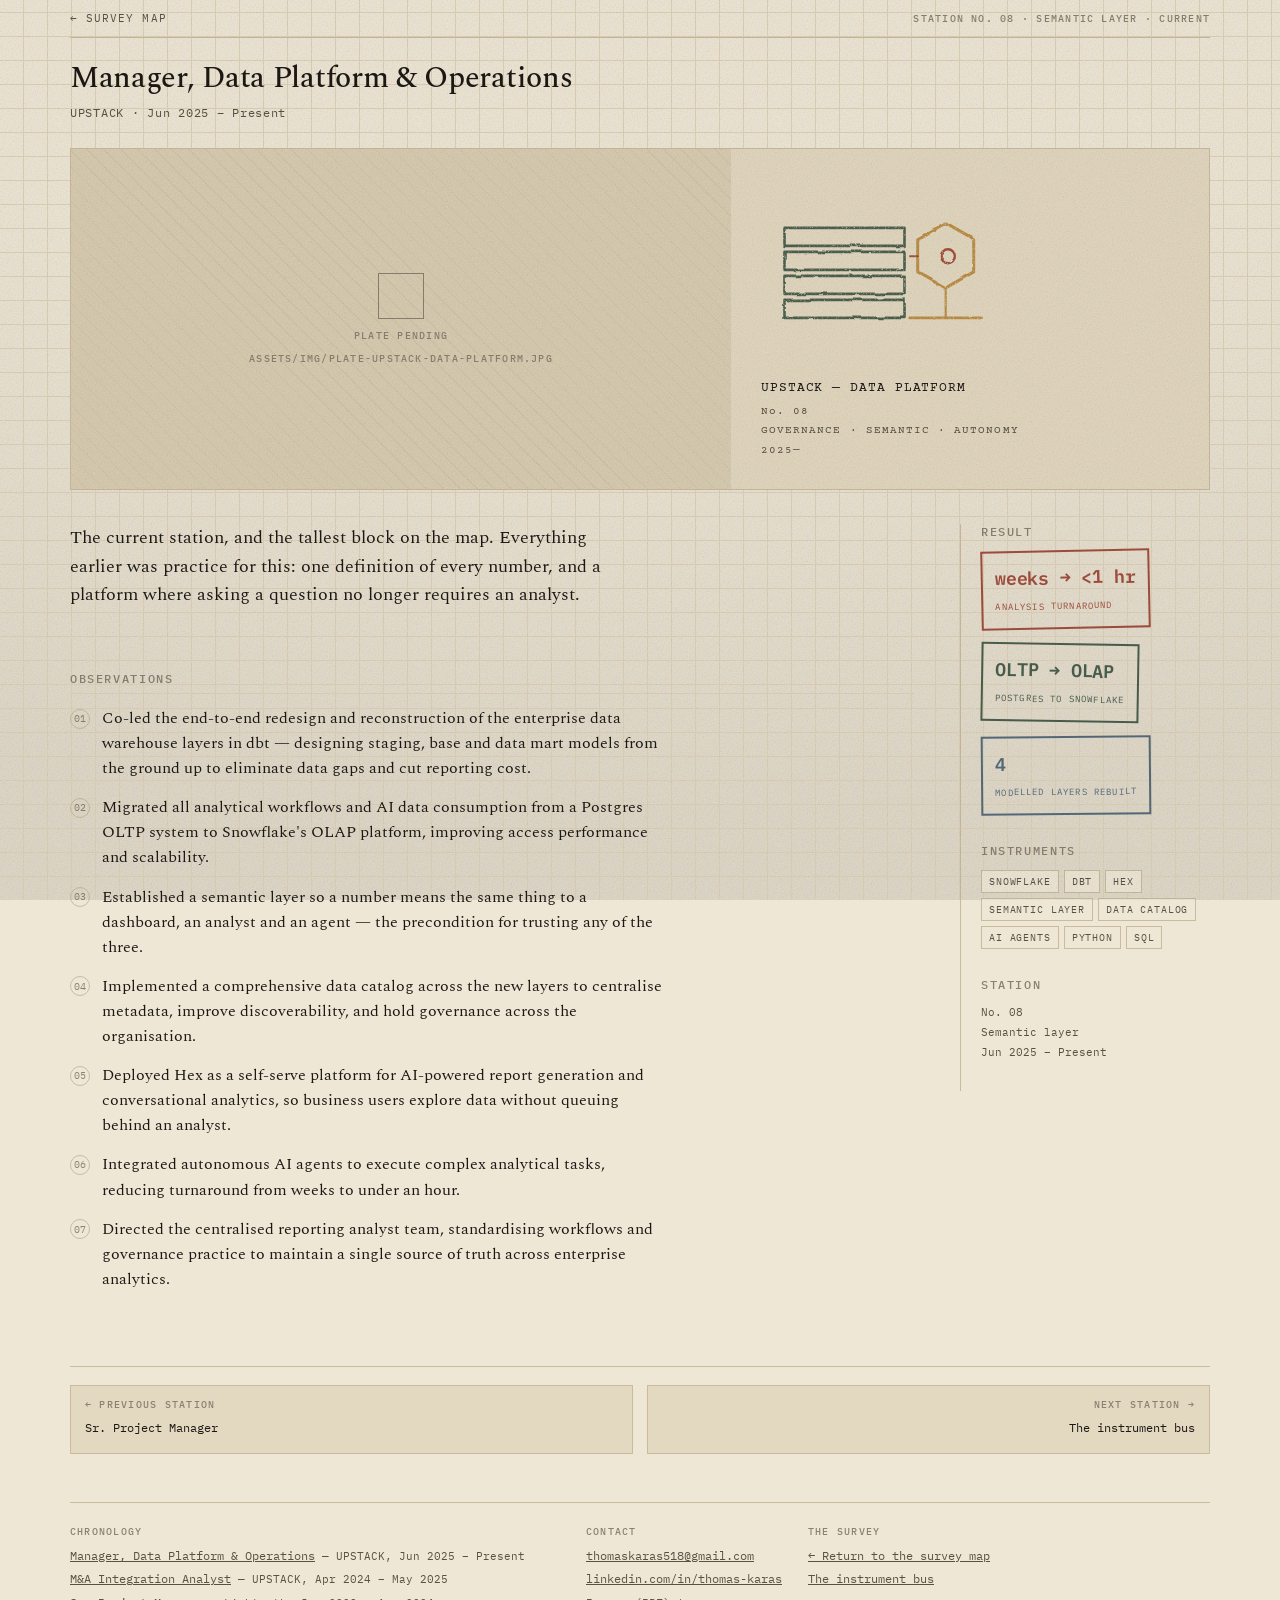
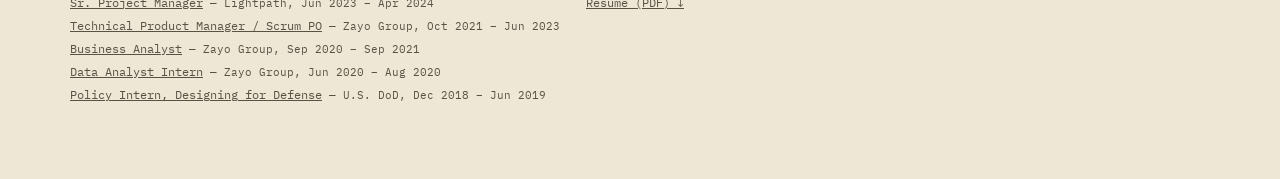
<file: roles/upstack-data-platform.html>
<!doctype html>
<html lang="en">
<head>
<meta charset="utf-8">
<meta name="viewport" content="width=device-width, initial-scale=1">
<title>Manager, Data Platform & Operations — Thomas Karas</title>
<meta name="description" content="The current station, and the tallest block on the map. Everything earlier was practice for this: one definition of every number, and a platform where asking a question no longer re">
<meta property="og:title" content="Manager, Data Platform & Operations — Thomas Karas">
<meta property="og:description" content="The current station, and the tallest block on the map. Everything earlier was practice for this: one definition of every number, and a platform where asking a question no longer re">
<meta property="og:image" content="../assets/img/og-cover.png">
<meta name="twitter:card" content="summary_large_image">
<link rel="icon" href="data:image/svg+xml,%3Csvg xmlns='http://www.w3.org/2000/svg' viewBox='0 0 32 32'%3E%3Crect width='32' height='32' fill='%23efe7d6'/%3E%3Cpath d='M16 7 27 13 16 19 5 13z' fill='none' stroke='%231c1814' stroke-width='1.6'/%3E%3Cpath d='M5 13v6l11 6 11-6v-6' fill='none' stroke='%231c1814' stroke-width='1.6'/%3E%3C/svg%3E">
<link rel="preconnect" href="https://fonts.googleapis.com">
<link rel="preconnect" href="https://fonts.gstatic.com" crossorigin>
<link href="https://fonts.googleapis.com/css2?family=IBM+Plex+Mono:wght@400;500;600&family=Courier+Prime:wght@400;700&family=Spectral:wght@400;500&display=swap" rel="stylesheet">
<link rel="stylesheet" href="../assets/css/journal.css">
</head>
<body>
<a class="skip" href="#note">Skip to the field note</a>
<div class="note-page">
  <div class="topbar">
    <a class="back" href="../index.html">← Survey map</a>
    <span class="label station-no">Station No. 08 · Semantic layer · current</span>
  </div>

  <header class="note-head" id="note">
    <h1>Manager, Data Platform &amp; Operations</h1>
    <p class="org">UPSTACK · Jun 2025 – Present</p>
  </header>

  <div class="poster">
    <div class="poster-plate"><div class="plate-pending">
        <span class="box" aria-hidden="true"></span>
        <span class="label">Plate pending</span>
        <span class="label">assets/img/plate-upstack-data-platform.jpg</span>
      </div></div>
    <div class="poster-paper">
      <div class="poster-stamp"><svg class="stamp" viewBox="0 0 240 150" role="img"
     aria-label="Carved stamp for this station" xmlns="http://www.w3.org/2000/svg">
  <defs>
    <filter id="ink-upstack-data-platform-0" x="-15%" y="-15%" width="130%" height="130%"
            color-interpolation-filters="sRGB">
      <feTurbulence type="fractalNoise" baseFrequency="0.038" numOctaves="4"
                    seed="7" result="warp"/>
      <feDisplacementMap in="SourceGraphic" in2="warp" scale="3.1"
                         xChannelSelector="R" yChannelSelector="G" result="carved"/>
      <feTurbulence type="fractalNoise" baseFrequency="0.62" numOctaves="3"
                    seed="24" result="grain"/>
      <feColorMatrix in="grain" type="luminanceToAlpha" result="ga"/>
      <feComponentTransfer in="ga" result="pits">
        <feFuncA type="linear" slope="3.1" intercept="-1.72"/>
      </feComponentTransfer>
      <feComposite in="carved" in2="pits" operator="out"/>
    </filter>
    <filter id="ink-upstack-data-platform-1" x="-15%" y="-15%" width="130%" height="130%"
            color-interpolation-filters="sRGB">
      <feTurbulence type="fractalNoise" baseFrequency="0.038" numOctaves="4"
                    seed="47" result="warp"/>
      <feDisplacementMap in="SourceGraphic" in2="warp" scale="3.1"
                         xChannelSelector="R" yChannelSelector="G" result="carved"/>
      <feTurbulence type="fractalNoise" baseFrequency="0.62" numOctaves="3"
                    seed="64" result="grain"/>
      <feColorMatrix in="grain" type="luminanceToAlpha" result="ga"/>
      <feComponentTransfer in="ga" result="pits">
        <feFuncA type="linear" slope="3.1" intercept="-1.72"/>
      </feComponentTransfer>
      <feComposite in="carved" in2="pits" operator="out"/>
    </filter>
    <filter id="ink-upstack-data-platform-2" x="-15%" y="-15%" width="130%" height="130%"
            color-interpolation-filters="sRGB">
      <feTurbulence type="fractalNoise" baseFrequency="0.038" numOctaves="4"
                    seed="71" result="warp"/>
      <feDisplacementMap in="SourceGraphic" in2="warp" scale="3.1"
                         xChannelSelector="R" yChannelSelector="G" result="carved"/>
      <feTurbulence type="fractalNoise" baseFrequency="0.62" numOctaves="3"
                    seed="88" result="grain"/>
      <feColorMatrix in="grain" type="luminanceToAlpha" result="ga"/>
      <feComponentTransfer in="ga" result="pits">
        <feFuncA type="linear" slope="3.1" intercept="-1.72"/>
      </feComponentTransfer>
      <feComposite in="carved" in2="pits" operator="out"/>
    </filter></defs>
    <g filter="url(#ink-upstack-data-platform-0)" transform="translate(1.5 -1.1)"
       stroke="var(--ink-green)" fill="none" stroke-linecap="round" stroke-linejoin="round"
       opacity="0.9">
      <rect x="22" y="36" width="120" height="18" stroke-width="2.6"/>
      <rect x="22" y="60" width="120" height="18" stroke-width="2.6"/>
      <rect x="22" y="84" width="120" height="18" stroke-width="2.6"/>
      <rect x="22" y="108" width="120" height="18" stroke-width="2.6"/>
    </g>
    <g filter="url(#ink-upstack-data-platform-1)" transform="translate(-1.3 0.9)"
       stroke="var(--ink-ochre)" fill="none" stroke-linecap="round" stroke-linejoin="round"
       opacity="0.9">
      <path d="M186,30 L214,46 L214,78 L186,94 L158,78 L158,46 Z" stroke-width="3"/>
      <line x1="186" y1="94" x2="186" y2="124" stroke-width="2.2"/>
      <line x1="150" y1="124" x2="222" y2="124" stroke-width="2.6"/>
    </g>
    <g filter="url(#ink-upstack-data-platform-2)" transform="translate(0.9 1.3)"
       stroke="var(--ink-brick)" fill="none" stroke-linecap="round" stroke-linejoin="round"
       opacity="0.9">
      <path d="M148,62 L156,62" stroke-width="2"/>
      <circle cx="186" cy="62" r="7" stroke-width="2.4"/>
    </g>
</svg></div>
      <div class="poster-meta">
        <p class="loc">UPSTACK — DATA PLATFORM</p>
        <p class="no">No. 08</p>
        <p class="keys">GOVERNANCE · SEMANTIC · AUTONOMY</p>
        <p class="yr">2025—</p>
      </div>
    </div>
  </div>

  <div class="note-body">
    <div class="note-main">
      <p class="lede">The current station, and the tallest block on the map. Everything earlier was practice for this: one definition of every number, and a platform where asking a question no longer requires an analyst.</p>

  <section class="note-section">
    <h3>Observations</h3>
    
    
    <ol class="obs">
      <li>Co-led the end-to-end redesign and reconstruction of the enterprise data warehouse layers in dbt — designing staging, base and data mart models from the ground up to eliminate data gaps and cut reporting cost.</li>
      <li>Migrated all analytical workflows and AI data consumption from a Postgres OLTP system to Snowflake's OLAP platform, improving access performance and scalability.</li>
      <li>Established a semantic layer so a number means the same thing to a dashboard, an analyst and an agent — the precondition for trusting any of the three.</li>
      <li>Implemented a comprehensive data catalog across the new layers to centralise metadata, improve discoverability, and hold governance across the organisation.</li>
      <li>Deployed Hex as a self-serve platform for AI-powered report generation and conversational analytics, so business users explore data without queuing behind an analyst.</li>
      <li>Integrated autonomous AI agents to execute complex analytical tasks, reducing turnaround from weeks to under an hour.</li>
      <li>Directed the centralised reporting analyst team, standardising workflows and governance practice to maintain a single source of truth across enterprise analytics.</li>
    </ol>
  </section>
    </div>

    <aside class="note-rail">
      <section class="rail-block">
        <h3>Result</h3>
        <div class="results">
          <div class="stamped"><b>weeks → &lt;1 hr</b><span>analysis turnaround</span></div>
          <div class="stamped"><b>OLTP → OLAP</b><span>Postgres to Snowflake</span></div>
          <div class="stamped"><b>4</b><span>modelled layers rebuilt</span></div>
        </div>
      </section>
      <section class="rail-block">
        <h3>Instruments</h3>
        <ul class="chips">
          <li class="chip">Snowflake</li>
          <li class="chip">dbt</li>
          <li class="chip">Hex</li>
          <li class="chip">Semantic layer</li>
          <li class="chip">Data catalog</li>
          <li class="chip">AI agents</li>
          <li class="chip">Python</li>
          <li class="chip">SQL</li>
        </ul>
      </section>
      <section class="rail-block">
        <h3>Station</h3>
        <p class="rail-meta">No. 08<br>Semantic layer<br>Jun 2025 – Present</p>
      </section>
    </aside>
  </div>

  <nav class="station-nav" aria-label="Stations">
    <a href="lightpath.html"><span class="dir label">← Previous station</span><span class="ttl">Sr. Project Manager</span></a>
    <a class="next" href="../stack.html"><span class="dir label">Next station →</span><span class="ttl">The instrument bus</span></a>
  </nav>
  <footer class="colophon">
    <div class="col">
      <span class="label">Chronology</span>
      <ul class="source-list">
        <li><a href="../roles/upstack-data-platform.html">Manager, Data Platform &amp; Operations</a> — UPSTACK, Jun 2025 – Present</li>
        <li><a href="../roles/upstack-ma-integration.html">M&amp;A Integration Analyst</a> — UPSTACK, Apr 2024 – May 2025</li>
        <li><a href="../roles/lightpath.html">Sr. Project Manager</a> — Lightpath, Jun 2023 – Apr 2024</li>
        <li><a href="../roles/zayo-product.html">Technical Product Manager / Scrum PO</a> — Zayo Group, Oct 2021 – Jun 2023</li>
        <li><a href="../roles/zayo-analyst.html">Business Analyst</a> — Zayo Group, Sep 2020 – Sep 2021</li>
        <li><a href="../origins.html">Data Analyst Intern</a> — Zayo Group, Jun 2020 – Aug 2020</li>
        <li><a href="../origins.html">Policy Intern, Designing for Defense</a> — U.S. DoD, Dec 2018 – Jun 2019</li>
      </ul>
    </div>
    <div class="col">
      <span class="label">Contact</span>
      <ul class="source-list">
        <li><a href="mailto:thomaskaras518@gmail.com">thomaskaras518@gmail.com</a></li>
        <li><a href="https://www.linkedin.com/in/thomas-karas-b17445179/" rel="me noopener">linkedin.com/in/thomas-karas</a></li>
        <li><a href="../assets/ThomasKaras-Resume-2026.pdf">Resume (PDF) ↓</a></li>
      </ul>
    </div>
    <div class="col">
      <span class="label">The survey</span>
      <ul class="source-list">
        <li><a href="../index.html">← Return to the survey map</a></li>
        <li><a href="../stack.html">The instrument bus</a></li>
      </ul>
    </div>
  </footer>
</div>
</body>
</html>
</file>
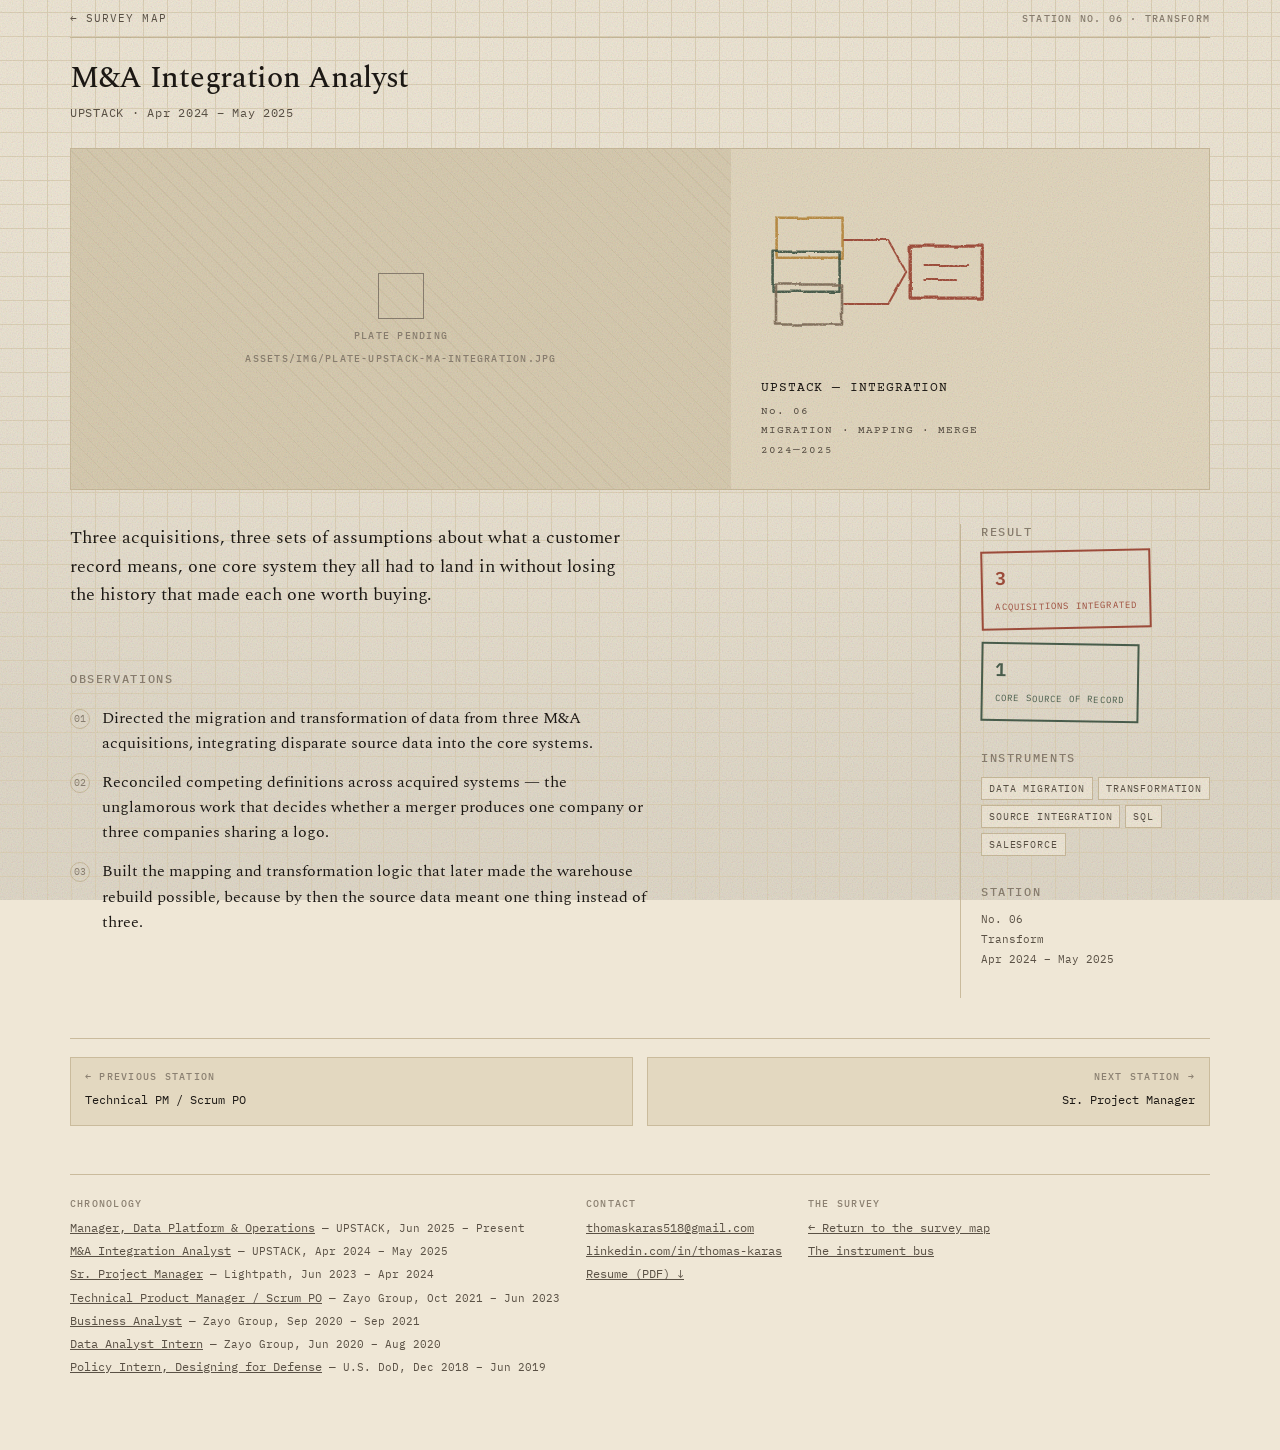
<file: roles/upstack-ma-integration.html>
<!doctype html>
<html lang="en">
<head>
<meta charset="utf-8">
<meta name="viewport" content="width=device-width, initial-scale=1">
<title>M&A Integration Analyst — Thomas Karas</title>
<meta name="description" content="Three acquisitions, three sets of assumptions about what a customer record means, one core system they all had to land in without losing the history that made each one worth buying">
<meta property="og:title" content="M&A Integration Analyst — Thomas Karas">
<meta property="og:description" content="Three acquisitions, three sets of assumptions about what a customer record means, one core system they all had to land in without losing the history that made each one worth buying">
<meta property="og:image" content="../assets/img/og-cover.png">
<meta name="twitter:card" content="summary_large_image">
<link rel="icon" href="data:image/svg+xml,%3Csvg xmlns='http://www.w3.org/2000/svg' viewBox='0 0 32 32'%3E%3Crect width='32' height='32' fill='%23efe7d6'/%3E%3Cpath d='M16 7 27 13 16 19 5 13z' fill='none' stroke='%231c1814' stroke-width='1.6'/%3E%3Cpath d='M5 13v6l11 6 11-6v-6' fill='none' stroke='%231c1814' stroke-width='1.6'/%3E%3C/svg%3E">
<link rel="preconnect" href="https://fonts.googleapis.com">
<link rel="preconnect" href="https://fonts.gstatic.com" crossorigin>
<link href="https://fonts.googleapis.com/css2?family=IBM+Plex+Mono:wght@400;500;600&family=Courier+Prime:wght@400;700&family=Spectral:wght@400;500&display=swap" rel="stylesheet">
<link rel="stylesheet" href="../assets/css/journal.css">
</head>
<body>
<a class="skip" href="#note">Skip to the field note</a>
<div class="note-page">
  <div class="topbar">
    <a class="back" href="../index.html">← Survey map</a>
    <span class="label station-no">Station No. 06 · Transform</span>
  </div>

  <header class="note-head" id="note">
    <h1>M&amp;A Integration Analyst</h1>
    <p class="org">UPSTACK · Apr 2024 – May 2025</p>
  </header>

  <div class="poster">
    <div class="poster-plate"><div class="plate-pending">
        <span class="box" aria-hidden="true"></span>
        <span class="label">Plate pending</span>
        <span class="label">assets/img/plate-upstack-ma-integration.jpg</span>
      </div></div>
    <div class="poster-paper">
      <div class="poster-stamp"><svg class="stamp" viewBox="0 0 240 150" role="img"
     aria-label="Carved stamp for this station" xmlns="http://www.w3.org/2000/svg">
  <defs>
    <filter id="ink-upstack-ma-integration-0" x="-15%" y="-15%" width="130%" height="130%"
            color-interpolation-filters="sRGB">
      <feTurbulence type="fractalNoise" baseFrequency="0.038" numOctaves="4"
                    seed="19" result="warp"/>
      <feDisplacementMap in="SourceGraphic" in2="warp" scale="3.1"
                         xChannelSelector="R" yChannelSelector="G" result="carved"/>
      <feTurbulence type="fractalNoise" baseFrequency="0.62" numOctaves="3"
                    seed="36" result="grain"/>
      <feColorMatrix in="grain" type="luminanceToAlpha" result="ga"/>
      <feComponentTransfer in="ga" result="pits">
        <feFuncA type="linear" slope="3.1" intercept="-1.72"/>
      </feComponentTransfer>
      <feComposite in="carved" in2="pits" operator="out"/>
    </filter>
    <filter id="ink-upstack-ma-integration-1" x="-15%" y="-15%" width="130%" height="130%"
            color-interpolation-filters="sRGB">
      <feTurbulence type="fractalNoise" baseFrequency="0.038" numOctaves="4"
                    seed="43" result="warp"/>
      <feDisplacementMap in="SourceGraphic" in2="warp" scale="3.1"
                         xChannelSelector="R" yChannelSelector="G" result="carved"/>
      <feTurbulence type="fractalNoise" baseFrequency="0.62" numOctaves="3"
                    seed="60" result="grain"/>
      <feColorMatrix in="grain" type="luminanceToAlpha" result="ga"/>
      <feComponentTransfer in="ga" result="pits">
        <feFuncA type="linear" slope="3.1" intercept="-1.72"/>
      </feComponentTransfer>
      <feComposite in="carved" in2="pits" operator="out"/>
    </filter>
    <filter id="ink-upstack-ma-integration-2" x="-15%" y="-15%" width="130%" height="130%"
            color-interpolation-filters="sRGB">
      <feTurbulence type="fractalNoise" baseFrequency="0.038" numOctaves="4"
                    seed="67" result="warp"/>
      <feDisplacementMap in="SourceGraphic" in2="warp" scale="3.1"
                         xChannelSelector="R" yChannelSelector="G" result="carved"/>
      <feTurbulence type="fractalNoise" baseFrequency="0.62" numOctaves="3"
                    seed="84" result="grain"/>
      <feColorMatrix in="grain" type="luminanceToAlpha" result="ga"/>
      <feComponentTransfer in="ga" result="pits">
        <feFuncA type="linear" slope="3.1" intercept="-1.72"/>
      </feComponentTransfer>
      <feComposite in="carved" in2="pits" operator="out"/>
    </filter>
    <filter id="ink-upstack-ma-integration-3" x="-15%" y="-15%" width="130%" height="130%"
            color-interpolation-filters="sRGB">
      <feTurbulence type="fractalNoise" baseFrequency="0.038" numOctaves="4"
                    seed="83" result="warp"/>
      <feDisplacementMap in="SourceGraphic" in2="warp" scale="3.1"
                         xChannelSelector="R" yChannelSelector="G" result="carved"/>
      <feTurbulence type="fractalNoise" baseFrequency="0.62" numOctaves="3"
                    seed="100" result="grain"/>
      <feColorMatrix in="grain" type="luminanceToAlpha" result="ga"/>
      <feComponentTransfer in="ga" result="pits">
        <feFuncA type="linear" slope="3.1" intercept="-1.72"/>
      </feComponentTransfer>
      <feComposite in="carved" in2="pits" operator="out"/>
    </filter></defs>
    <g filter="url(#ink-upstack-ma-integration-0)" transform="translate(1.6 -1.2)"
       stroke="var(--ink-ochre)" fill="none" stroke-linecap="round" stroke-linejoin="round"
       opacity="0.9">
      <rect x="14" y="26" width="66" height="40" stroke-width="2.6"/>
    </g>
    <g filter="url(#ink-upstack-ma-integration-1)" transform="translate(-1.4 0.7)"
       stroke="var(--ink-green)" fill="none" stroke-linecap="round" stroke-linejoin="round"
       opacity="0.9">
      <rect x="14" y="58" width="66" height="40" stroke-width="2.6"/>
    </g>
    <g filter="url(#ink-upstack-ma-integration-2)" transform="translate(1 1.5)"
       stroke="var(--ink-taupe)" fill="none" stroke-linecap="round" stroke-linejoin="round"
       opacity="0.9">
      <rect x="14" y="90" width="66" height="40" stroke-width="2.6"/>
    </g>
    <g filter="url(#ink-upstack-ma-integration-3)" transform="translate(-0.8 1.1)"
       stroke="var(--ink-brick)" fill="none" stroke-linecap="round" stroke-linejoin="round"
       opacity="0.9">
      <path d="M84,46 L128,46 L146,78 L128,110 L84,110" stroke-width="2"/>
      <rect x="150" y="52" width="72" height="52" stroke-width="3.4"/>
      <line x1="164" y1="72" x2="208" y2="72" stroke-width="2"/>
      <line x1="164" y1="86" x2="196" y2="86" stroke-width="2"/>
    </g>
</svg></div>
      <div class="poster-meta">
        <p class="loc">UPSTACK — INTEGRATION</p>
        <p class="no">No. 06</p>
        <p class="keys">MIGRATION · MAPPING · MERGE</p>
        <p class="yr">2024—2025</p>
      </div>
    </div>
  </div>

  <div class="note-body">
    <div class="note-main">
      <p class="lede">Three acquisitions, three sets of assumptions about what a customer record means, one core system they all had to land in without losing the history that made each one worth buying.</p>

  <section class="note-section">
    <h3>Observations</h3>
    
    
    <ol class="obs">
      <li>Directed the migration and transformation of data from three M&amp;A acquisitions, integrating disparate source data into the core systems.</li>
      <li>Reconciled competing definitions across acquired systems — the unglamorous work that decides whether a merger produces one company or three companies sharing a logo.</li>
      <li>Built the mapping and transformation logic that later made the warehouse rebuild possible, because by then the source data meant one thing instead of three.</li>
    </ol>
  </section>
    </div>

    <aside class="note-rail">
      <section class="rail-block">
        <h3>Result</h3>
        <div class="results">
          <div class="stamped"><b>3</b><span>acquisitions integrated</span></div>
          <div class="stamped"><b>1</b><span>core source of record</span></div>
        </div>
      </section>
      <section class="rail-block">
        <h3>Instruments</h3>
        <ul class="chips">
          <li class="chip">Data migration</li>
          <li class="chip">Transformation</li>
          <li class="chip">Source integration</li>
          <li class="chip">SQL</li>
          <li class="chip">Salesforce</li>
        </ul>
      </section>
      <section class="rail-block">
        <h3>Station</h3>
        <p class="rail-meta">No. 06<br>Transform<br>Apr 2024 – May 2025</p>
      </section>
    </aside>
  </div>

  <nav class="station-nav" aria-label="Stations">
    <a href="zayo-product.html"><span class="dir label">← Previous station</span><span class="ttl">Technical PM / Scrum PO</span></a>
    <a class="next" href="lightpath.html"><span class="dir label">Next station →</span><span class="ttl">Sr. Project Manager</span></a>
  </nav>
  <footer class="colophon">
    <div class="col">
      <span class="label">Chronology</span>
      <ul class="source-list">
        <li><a href="../roles/upstack-data-platform.html">Manager, Data Platform &amp; Operations</a> — UPSTACK, Jun 2025 – Present</li>
        <li><a href="../roles/upstack-ma-integration.html">M&amp;A Integration Analyst</a> — UPSTACK, Apr 2024 – May 2025</li>
        <li><a href="../roles/lightpath.html">Sr. Project Manager</a> — Lightpath, Jun 2023 – Apr 2024</li>
        <li><a href="../roles/zayo-product.html">Technical Product Manager / Scrum PO</a> — Zayo Group, Oct 2021 – Jun 2023</li>
        <li><a href="../roles/zayo-analyst.html">Business Analyst</a> — Zayo Group, Sep 2020 – Sep 2021</li>
        <li><a href="../origins.html">Data Analyst Intern</a> — Zayo Group, Jun 2020 – Aug 2020</li>
        <li><a href="../origins.html">Policy Intern, Designing for Defense</a> — U.S. DoD, Dec 2018 – Jun 2019</li>
      </ul>
    </div>
    <div class="col">
      <span class="label">Contact</span>
      <ul class="source-list">
        <li><a href="mailto:thomaskaras518@gmail.com">thomaskaras518@gmail.com</a></li>
        <li><a href="https://www.linkedin.com/in/thomas-karas-b17445179/" rel="me noopener">linkedin.com/in/thomas-karas</a></li>
        <li><a href="../assets/ThomasKaras-Resume-2026.pdf">Resume (PDF) ↓</a></li>
      </ul>
    </div>
    <div class="col">
      <span class="label">The survey</span>
      <ul class="source-list">
        <li><a href="../index.html">← Return to the survey map</a></li>
        <li><a href="../stack.html">The instrument bus</a></li>
      </ul>
    </div>
  </footer>
</div>
</body>
</html>
</file>
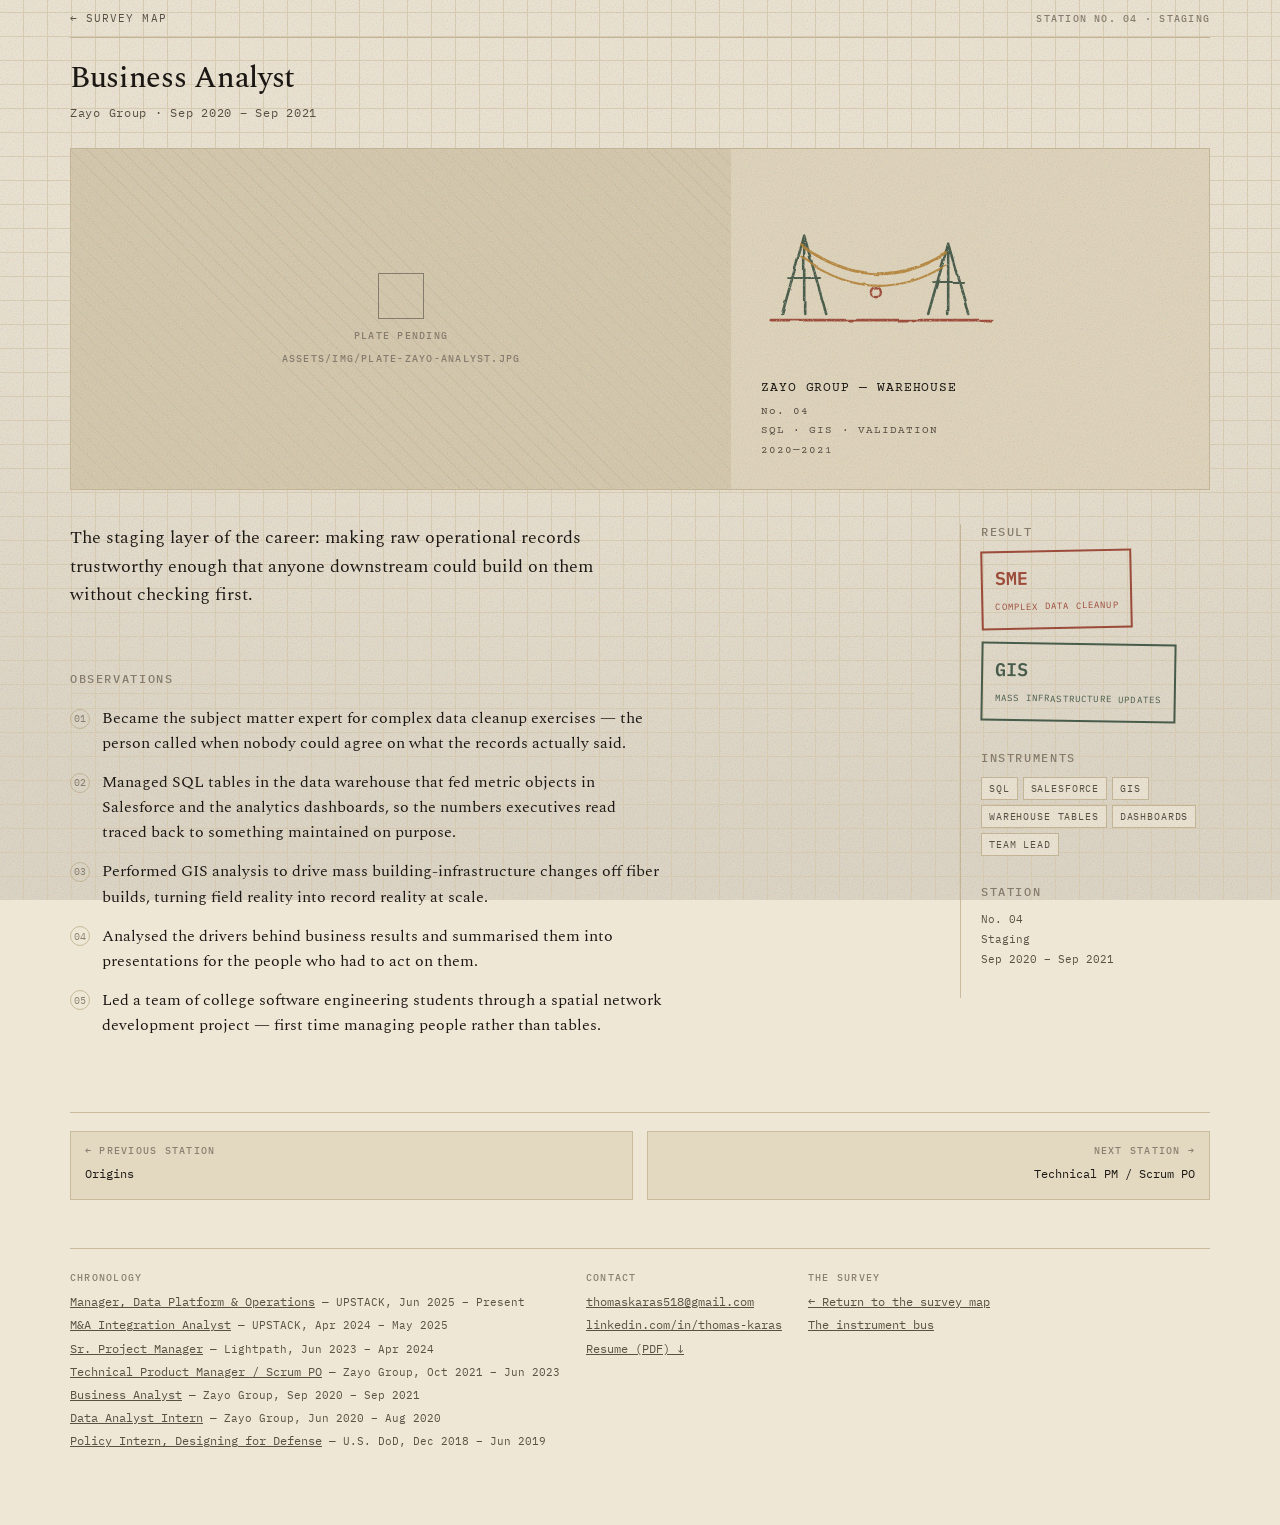
<file: roles/zayo-analyst.html>
<!doctype html>
<html lang="en">
<head>
<meta charset="utf-8">
<meta name="viewport" content="width=device-width, initial-scale=1">
<title>Business Analyst — Thomas Karas</title>
<meta name="description" content="The staging layer of the career: making raw operational records trustworthy enough that anyone downstream could build on them without checking first.">
<meta property="og:title" content="Business Analyst — Thomas Karas">
<meta property="og:description" content="The staging layer of the career: making raw operational records trustworthy enough that anyone downstream could build on them without checking first.">
<meta property="og:image" content="../assets/img/og-cover.png">
<meta name="twitter:card" content="summary_large_image">
<link rel="icon" href="data:image/svg+xml,%3Csvg xmlns='http://www.w3.org/2000/svg' viewBox='0 0 32 32'%3E%3Crect width='32' height='32' fill='%23efe7d6'/%3E%3Cpath d='M16 7 27 13 16 19 5 13z' fill='none' stroke='%231c1814' stroke-width='1.6'/%3E%3Cpath d='M5 13v6l11 6 11-6v-6' fill='none' stroke='%231c1814' stroke-width='1.6'/%3E%3C/svg%3E">
<link rel="preconnect" href="https://fonts.googleapis.com">
<link rel="preconnect" href="https://fonts.gstatic.com" crossorigin>
<link href="https://fonts.googleapis.com/css2?family=IBM+Plex+Mono:wght@400;500;600&family=Courier+Prime:wght@400;700&family=Spectral:wght@400;500&display=swap" rel="stylesheet">
<link rel="stylesheet" href="../assets/css/journal.css">
</head>
<body>
<a class="skip" href="#note">Skip to the field note</a>
<div class="note-page">
  <div class="topbar">
    <a class="back" href="../index.html">← Survey map</a>
    <span class="label station-no">Station No. 04 · Staging</span>
  </div>

  <header class="note-head" id="note">
    <h1>Business Analyst</h1>
    <p class="org">Zayo Group · Sep 2020 – Sep 2021</p>
  </header>

  <div class="poster">
    <div class="poster-plate"><div class="plate-pending">
        <span class="box" aria-hidden="true"></span>
        <span class="label">Plate pending</span>
        <span class="label">assets/img/plate-zayo-analyst.jpg</span>
      </div></div>
    <div class="poster-paper">
      <div class="poster-stamp"><svg class="stamp" viewBox="0 0 240 150" role="img"
     aria-label="Carved stamp for this station" xmlns="http://www.w3.org/2000/svg">
  <defs>
    <filter id="ink-zayo-analyst-0" x="-15%" y="-15%" width="130%" height="130%"
            color-interpolation-filters="sRGB">
      <feTurbulence type="fractalNoise" baseFrequency="0.038" numOctaves="4"
                    seed="9" result="warp"/>
      <feDisplacementMap in="SourceGraphic" in2="warp" scale="3.1"
                         xChannelSelector="R" yChannelSelector="G" result="carved"/>
      <feTurbulence type="fractalNoise" baseFrequency="0.62" numOctaves="3"
                    seed="26" result="grain"/>
      <feColorMatrix in="grain" type="luminanceToAlpha" result="ga"/>
      <feComponentTransfer in="ga" result="pits">
        <feFuncA type="linear" slope="3.1" intercept="-1.72"/>
      </feComponentTransfer>
      <feComposite in="carved" in2="pits" operator="out"/>
    </filter>
    <filter id="ink-zayo-analyst-1" x="-15%" y="-15%" width="130%" height="130%"
            color-interpolation-filters="sRGB">
      <feTurbulence type="fractalNoise" baseFrequency="0.038" numOctaves="4"
                    seed="31" result="warp"/>
      <feDisplacementMap in="SourceGraphic" in2="warp" scale="3.1"
                         xChannelSelector="R" yChannelSelector="G" result="carved"/>
      <feTurbulence type="fractalNoise" baseFrequency="0.62" numOctaves="3"
                    seed="48" result="grain"/>
      <feColorMatrix in="grain" type="luminanceToAlpha" result="ga"/>
      <feComponentTransfer in="ga" result="pits">
        <feFuncA type="linear" slope="3.1" intercept="-1.72"/>
      </feComponentTransfer>
      <feComposite in="carved" in2="pits" operator="out"/>
    </filter>
    <filter id="ink-zayo-analyst-2" x="-15%" y="-15%" width="130%" height="130%"
            color-interpolation-filters="sRGB">
      <feTurbulence type="fractalNoise" baseFrequency="0.038" numOctaves="4"
                    seed="53" result="warp"/>
      <feDisplacementMap in="SourceGraphic" in2="warp" scale="3.1"
                         xChannelSelector="R" yChannelSelector="G" result="carved"/>
      <feTurbulence type="fractalNoise" baseFrequency="0.62" numOctaves="3"
                    seed="70" result="grain"/>
      <feColorMatrix in="grain" type="luminanceToAlpha" result="ga"/>
      <feComponentTransfer in="ga" result="pits">
        <feFuncA type="linear" slope="3.1" intercept="-1.72"/>
      </feComponentTransfer>
      <feComposite in="carved" in2="pits" operator="out"/>
    </filter></defs>
    <g filter="url(#ink-zayo-analyst-0)" transform="translate(1.2 -1.1)"
       stroke="var(--ink-green)" fill="none" stroke-linecap="round" stroke-linejoin="round"
       opacity="0.9">
      <path d="M42,44 L42,122 M42,44 L20,122 M42,44 L64,122" stroke-width="2.6"/>
      <path d="M186,52 L186,122 M186,52 L166,122 M186,52 L206,122" stroke-width="2.6"/>
      <line x1="26" y1="86" x2="58" y2="86" stroke-width="2"/>
      <line x1="171" y1="90" x2="201" y2="90" stroke-width="2"/>
    </g>
    <g filter="url(#ink-zayo-analyst-1)" transform="translate(-1.5 0.6)"
       stroke="var(--ink-ochre)" fill="none" stroke-linecap="round" stroke-linejoin="round"
       opacity="0.9">
      <path d="M42,52 Q114,104 186,60" stroke-width="3"/>
      <path d="M42,64 Q114,116 186,72" stroke-width="2.2"/>
    </g>
    <g filter="url(#ink-zayo-analyst-2)" transform="translate(0.9 1.2)"
       stroke="var(--ink-brick)" fill="none" stroke-linecap="round" stroke-linejoin="round"
       opacity="0.9">
      <line x1="8" y1="126" x2="230" y2="126" stroke-width="2.8"/>
      <circle cx="114" cy="98" r="5" stroke-width="2.4"/>
    </g>
</svg></div>
      <div class="poster-meta">
        <p class="loc">ZAYO GROUP — WAREHOUSE</p>
        <p class="no">No. 04</p>
        <p class="keys">SQL · GIS · VALIDATION</p>
        <p class="yr">2020—2021</p>
      </div>
    </div>
  </div>

  <div class="note-body">
    <div class="note-main">
      <p class="lede">The staging layer of the career: making raw operational records trustworthy enough that anyone downstream could build on them without checking first.</p>

  <section class="note-section">
    <h3>Observations</h3>
    
    
    <ol class="obs">
      <li>Became the subject matter expert for complex data cleanup exercises — the person called when nobody could agree on what the records actually said.</li>
      <li>Managed SQL tables in the data warehouse that fed metric objects in Salesforce and the analytics dashboards, so the numbers executives read traced back to something maintained on purpose.</li>
      <li>Performed GIS analysis to drive mass building-infrastructure changes off fiber builds, turning field reality into record reality at scale.</li>
      <li>Analysed the drivers behind business results and summarised them into presentations for the people who had to act on them.</li>
      <li>Led a team of college software engineering students through a spatial network development project — first time managing people rather than tables.</li>
    </ol>
  </section>
    </div>

    <aside class="note-rail">
      <section class="rail-block">
        <h3>Result</h3>
        <div class="results">
          <div class="stamped"><b>SME</b><span>complex data cleanup</span></div>
          <div class="stamped"><b>GIS</b><span>mass infrastructure updates</span></div>
        </div>
      </section>
      <section class="rail-block">
        <h3>Instruments</h3>
        <ul class="chips">
          <li class="chip">SQL</li>
          <li class="chip">Salesforce</li>
          <li class="chip">GIS</li>
          <li class="chip">Warehouse tables</li>
          <li class="chip">Dashboards</li>
          <li class="chip">Team lead</li>
        </ul>
      </section>
      <section class="rail-block">
        <h3>Station</h3>
        <p class="rail-meta">No. 04<br>Staging<br>Sep 2020 – Sep 2021</p>
      </section>
    </aside>
  </div>

  <nav class="station-nav" aria-label="Stations">
    <a href="../origins.html"><span class="dir label">← Previous station</span><span class="ttl">Origins</span></a>
    <a class="next" href="zayo-product.html"><span class="dir label">Next station →</span><span class="ttl">Technical PM / Scrum PO</span></a>
  </nav>
  <footer class="colophon">
    <div class="col">
      <span class="label">Chronology</span>
      <ul class="source-list">
        <li><a href="../roles/upstack-data-platform.html">Manager, Data Platform &amp; Operations</a> — UPSTACK, Jun 2025 – Present</li>
        <li><a href="../roles/upstack-ma-integration.html">M&amp;A Integration Analyst</a> — UPSTACK, Apr 2024 – May 2025</li>
        <li><a href="../roles/lightpath.html">Sr. Project Manager</a> — Lightpath, Jun 2023 – Apr 2024</li>
        <li><a href="../roles/zayo-product.html">Technical Product Manager / Scrum PO</a> — Zayo Group, Oct 2021 – Jun 2023</li>
        <li><a href="../roles/zayo-analyst.html">Business Analyst</a> — Zayo Group, Sep 2020 – Sep 2021</li>
        <li><a href="../origins.html">Data Analyst Intern</a> — Zayo Group, Jun 2020 – Aug 2020</li>
        <li><a href="../origins.html">Policy Intern, Designing for Defense</a> — U.S. DoD, Dec 2018 – Jun 2019</li>
      </ul>
    </div>
    <div class="col">
      <span class="label">Contact</span>
      <ul class="source-list">
        <li><a href="mailto:thomaskaras518@gmail.com">thomaskaras518@gmail.com</a></li>
        <li><a href="https://www.linkedin.com/in/thomas-karas-b17445179/" rel="me noopener">linkedin.com/in/thomas-karas</a></li>
        <li><a href="../assets/ThomasKaras-Resume-2026.pdf">Resume (PDF) ↓</a></li>
      </ul>
    </div>
    <div class="col">
      <span class="label">The survey</span>
      <ul class="source-list">
        <li><a href="../index.html">← Return to the survey map</a></li>
        <li><a href="../stack.html">The instrument bus</a></li>
      </ul>
    </div>
  </footer>
</div>
</body>
</html>
</file>
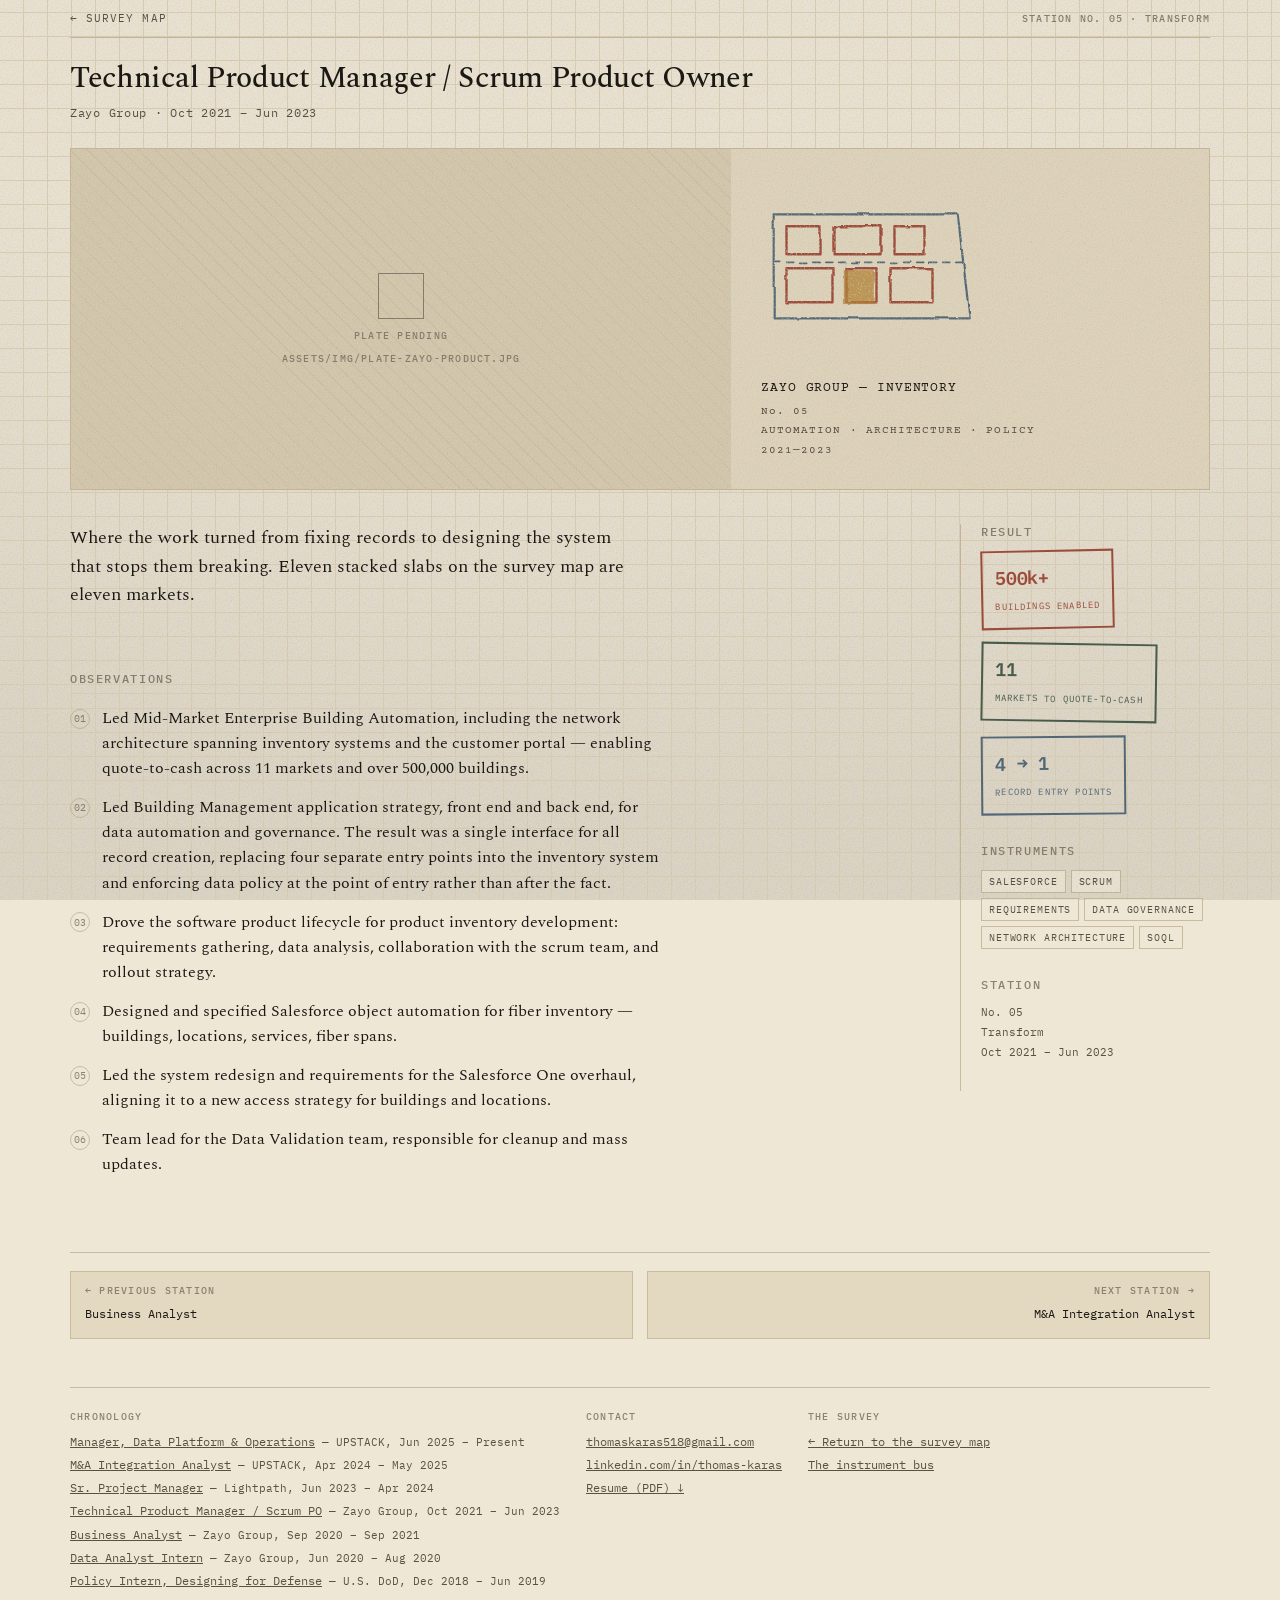
<file: roles/zayo-product.html>
<!doctype html>
<html lang="en">
<head>
<meta charset="utf-8">
<meta name="viewport" content="width=device-width, initial-scale=1">
<title>Technical Product Manager / Scrum Product Owner — Thomas Karas</title>
<meta name="description" content="Where the work turned from fixing records to designing the system that stops them breaking. Eleven stacked slabs on the survey map are eleven markets.">
<meta property="og:title" content="Technical Product Manager / Scrum Product Owner — Thomas Karas">
<meta property="og:description" content="Where the work turned from fixing records to designing the system that stops them breaking. Eleven stacked slabs on the survey map are eleven markets.">
<meta property="og:image" content="../assets/img/og-cover.png">
<meta name="twitter:card" content="summary_large_image">
<link rel="icon" href="data:image/svg+xml,%3Csvg xmlns='http://www.w3.org/2000/svg' viewBox='0 0 32 32'%3E%3Crect width='32' height='32' fill='%23efe7d6'/%3E%3Cpath d='M16 7 27 13 16 19 5 13z' fill='none' stroke='%231c1814' stroke-width='1.6'/%3E%3Cpath d='M5 13v6l11 6 11-6v-6' fill='none' stroke='%231c1814' stroke-width='1.6'/%3E%3C/svg%3E">
<link rel="preconnect" href="https://fonts.googleapis.com">
<link rel="preconnect" href="https://fonts.gstatic.com" crossorigin>
<link href="https://fonts.googleapis.com/css2?family=IBM+Plex+Mono:wght@400;500;600&family=Courier+Prime:wght@400;700&family=Spectral:wght@400;500&display=swap" rel="stylesheet">
<link rel="stylesheet" href="../assets/css/journal.css">
</head>
<body>
<a class="skip" href="#note">Skip to the field note</a>
<div class="note-page">
  <div class="topbar">
    <a class="back" href="../index.html">← Survey map</a>
    <span class="label station-no">Station No. 05 · Transform</span>
  </div>

  <header class="note-head" id="note">
    <h1>Technical Product Manager / Scrum Product Owner</h1>
    <p class="org">Zayo Group · Oct 2021 – Jun 2023</p>
  </header>

  <div class="poster">
    <div class="poster-plate"><div class="plate-pending">
        <span class="box" aria-hidden="true"></span>
        <span class="label">Plate pending</span>
        <span class="label">assets/img/plate-zayo-product.jpg</span>
      </div></div>
    <div class="poster-paper">
      <div class="poster-stamp"><svg class="stamp" viewBox="0 0 240 150" role="img"
     aria-label="Carved stamp for this station" xmlns="http://www.w3.org/2000/svg">
  <defs>
    <filter id="ink-zayo-product-0" x="-15%" y="-15%" width="130%" height="130%"
            color-interpolation-filters="sRGB">
      <feTurbulence type="fractalNoise" baseFrequency="0.038" numOctaves="4"
                    seed="13" result="warp"/>
      <feDisplacementMap in="SourceGraphic" in2="warp" scale="3.1"
                         xChannelSelector="R" yChannelSelector="G" result="carved"/>
      <feTurbulence type="fractalNoise" baseFrequency="0.62" numOctaves="3"
                    seed="30" result="grain"/>
      <feColorMatrix in="grain" type="luminanceToAlpha" result="ga"/>
      <feComponentTransfer in="ga" result="pits">
        <feFuncA type="linear" slope="3.1" intercept="-1.72"/>
      </feComponentTransfer>
      <feComposite in="carved" in2="pits" operator="out"/>
    </filter>
    <filter id="ink-zayo-product-1" x="-15%" y="-15%" width="130%" height="130%"
            color-interpolation-filters="sRGB">
      <feTurbulence type="fractalNoise" baseFrequency="0.038" numOctaves="4"
                    seed="37" result="warp"/>
      <feDisplacementMap in="SourceGraphic" in2="warp" scale="3.1"
                         xChannelSelector="R" yChannelSelector="G" result="carved"/>
      <feTurbulence type="fractalNoise" baseFrequency="0.62" numOctaves="3"
                    seed="54" result="grain"/>
      <feColorMatrix in="grain" type="luminanceToAlpha" result="ga"/>
      <feComponentTransfer in="ga" result="pits">
        <feFuncA type="linear" slope="3.1" intercept="-1.72"/>
      </feComponentTransfer>
      <feComposite in="carved" in2="pits" operator="out"/>
    </filter>
    <filter id="ink-zayo-product-2" x="-15%" y="-15%" width="130%" height="130%"
            color-interpolation-filters="sRGB">
      <feTurbulence type="fractalNoise" baseFrequency="0.038" numOctaves="4"
                    seed="61" result="warp"/>
      <feDisplacementMap in="SourceGraphic" in2="warp" scale="3.1"
                         xChannelSelector="R" yChannelSelector="G" result="carved"/>
      <feTurbulence type="fractalNoise" baseFrequency="0.62" numOctaves="3"
                    seed="78" result="grain"/>
      <feColorMatrix in="grain" type="luminanceToAlpha" result="ga"/>
      <feComponentTransfer in="ga" result="pits">
        <feFuncA type="linear" slope="3.1" intercept="-1.72"/>
      </feComponentTransfer>
      <feComposite in="carved" in2="pits" operator="out"/>
    </filter></defs>
    <g filter="url(#ink-zayo-product-0)" transform="translate(1.5 -0.8)"
       stroke="var(--ink-brick)" fill="none" stroke-linecap="round" stroke-linejoin="round"
       opacity="0.9">
      <rect x="24" y="34" width="34" height="28" stroke-width="2.4"/>
      <rect x="72" y="34" width="46" height="28" stroke-width="2.4"/>
      <rect x="132" y="34" width="30" height="28" stroke-width="2.4"/>
      <rect x="24" y="76" width="46" height="34" stroke-width="2.4"/>
      <rect x="84" y="76" width="30" height="34" stroke-width="2.4"/>
      <rect x="128" y="76" width="42" height="34" stroke-width="2.4"/>
    </g>
    <g filter="url(#ink-zayo-product-1)" transform="translate(-1.2 1.1)"
       stroke="var(--ink-ochre)" fill="none" stroke-linecap="round" stroke-linejoin="round"
       opacity="0.75">
      <rect x="84" y="76" width="30" height="34" fill="var(--ink-ochre)" stroke="none"/>
    </g>
    <g filter="url(#ink-zayo-product-2)" transform="translate(0.7 1.4)"
       stroke="var(--ink-slate)" fill="none" stroke-linecap="round" stroke-linejoin="round"
       opacity="0.9">
      <path d="M12,20 L196,20 L208,124 L12,124 Z" stroke-width="2.2"/>
      <line x1="12" y1="68" x2="202" y2="68" stroke-width="1.6" stroke-dasharray="7 6"/>
    </g>
</svg></div>
      <div class="poster-meta">
        <p class="loc">ZAYO GROUP — INVENTORY</p>
        <p class="no">No. 05</p>
        <p class="keys">AUTOMATION · ARCHITECTURE · POLICY</p>
        <p class="yr">2021—2023</p>
      </div>
    </div>
  </div>

  <div class="note-body">
    <div class="note-main">
      <p class="lede">Where the work turned from fixing records to designing the system that stops them breaking. Eleven stacked slabs on the survey map are eleven markets.</p>

  <section class="note-section">
    <h3>Observations</h3>
    
    
    <ol class="obs">
      <li>Led Mid-Market Enterprise Building Automation, including the network architecture spanning inventory systems and the customer portal — enabling quote-to-cash across 11 markets and over 500,000 buildings.</li>
      <li>Led Building Management application strategy, front end and back end, for data automation and governance. The result was a single interface for all record creation, replacing four separate entry points into the inventory system and enforcing data policy at the point of entry rather than after the fact.</li>
      <li>Drove the software product lifecycle for product inventory development: requirements gathering, data analysis, collaboration with the scrum team, and rollout strategy.</li>
      <li>Designed and specified Salesforce object automation for fiber inventory — buildings, locations, services, fiber spans.</li>
      <li>Led the system redesign and requirements for the Salesforce One overhaul, aligning it to a new access strategy for buildings and locations.</li>
      <li>Team lead for the Data Validation team, responsible for cleanup and mass updates.</li>
    </ol>
  </section>
    </div>

    <aside class="note-rail">
      <section class="rail-block">
        <h3>Result</h3>
        <div class="results">
          <div class="stamped"><b>500k+</b><span>buildings enabled</span></div>
          <div class="stamped"><b>11</b><span>markets to quote-to-cash</span></div>
          <div class="stamped"><b>4 → 1</b><span>record entry points</span></div>
        </div>
      </section>
      <section class="rail-block">
        <h3>Instruments</h3>
        <ul class="chips">
          <li class="chip">Salesforce</li>
          <li class="chip">Scrum</li>
          <li class="chip">Requirements</li>
          <li class="chip">Data governance</li>
          <li class="chip">Network architecture</li>
          <li class="chip">SOQL</li>
        </ul>
      </section>
      <section class="rail-block">
        <h3>Station</h3>
        <p class="rail-meta">No. 05<br>Transform<br>Oct 2021 – Jun 2023</p>
      </section>
    </aside>
  </div>

  <nav class="station-nav" aria-label="Stations">
    <a href="zayo-analyst.html"><span class="dir label">← Previous station</span><span class="ttl">Business Analyst</span></a>
    <a class="next" href="upstack-ma-integration.html"><span class="dir label">Next station →</span><span class="ttl">M&amp;A Integration Analyst</span></a>
  </nav>
  <footer class="colophon">
    <div class="col">
      <span class="label">Chronology</span>
      <ul class="source-list">
        <li><a href="../roles/upstack-data-platform.html">Manager, Data Platform &amp; Operations</a> — UPSTACK, Jun 2025 – Present</li>
        <li><a href="../roles/upstack-ma-integration.html">M&amp;A Integration Analyst</a> — UPSTACK, Apr 2024 – May 2025</li>
        <li><a href="../roles/lightpath.html">Sr. Project Manager</a> — Lightpath, Jun 2023 – Apr 2024</li>
        <li><a href="../roles/zayo-product.html">Technical Product Manager / Scrum PO</a> — Zayo Group, Oct 2021 – Jun 2023</li>
        <li><a href="../roles/zayo-analyst.html">Business Analyst</a> — Zayo Group, Sep 2020 – Sep 2021</li>
        <li><a href="../origins.html">Data Analyst Intern</a> — Zayo Group, Jun 2020 – Aug 2020</li>
        <li><a href="../origins.html">Policy Intern, Designing for Defense</a> — U.S. DoD, Dec 2018 – Jun 2019</li>
      </ul>
    </div>
    <div class="col">
      <span class="label">Contact</span>
      <ul class="source-list">
        <li><a href="mailto:thomaskaras518@gmail.com">thomaskaras518@gmail.com</a></li>
        <li><a href="https://www.linkedin.com/in/thomas-karas-b17445179/" rel="me noopener">linkedin.com/in/thomas-karas</a></li>
        <li><a href="../assets/ThomasKaras-Resume-2026.pdf">Resume (PDF) ↓</a></li>
      </ul>
    </div>
    <div class="col">
      <span class="label">The survey</span>
      <ul class="source-list">
        <li><a href="../index.html">← Return to the survey map</a></li>
        <li><a href="../stack.html">The instrument bus</a></li>
      </ul>
    </div>
  </footer>
</div>
</body>
</html>
</file>
<file: assets/css/journal.css>
/* ============================================================
   FIELD SURVEY — journal.css
   A warm-paper, typewriter-set design system for an isometric
   career survey. No build step, no dependencies.
   ============================================================ */

/* ---------- 1. TOKENS ---------- */

:root {
  /* paper */
  --paper:        #efe7d6;
  --paper-deep:   #e3d8c0;
  --paper-sunk:   #d9cdb2;
  --rule:         #cabb9c;
  --rule-soft:    #ded2b8;

  /* ink */
  --ink:          #1c1814;
  --ink-soft:     #5a5145;
  --ink-faint:    #8b8071;

  /* spot inks — desaturated, per the field-note spec */
  --ink-green:    #3d5443;
  --ink-brick:    #9c4230;
  --ink-ochre:    #b8873a;
  --ink-slate:    #4a6274;
  --ink-taupe:    #7d6a56;

  /* roles */
  --accent:       var(--ink-brick);
  --marker:       #e0c96a;

  /* type */
  --font-mono:  'IBM Plex Mono', ui-monospace, 'SF Mono', Menlo, Consolas, monospace;
  --font-type:  'Courier Prime', 'Courier New', Courier, monospace;
  --font-serif: 'Spectral', Georgia, 'Times New Roman', serif;

  /* metrics */
  --chrome-pad: 14px;
  --hair: 1px solid var(--rule);
  --hair-soft: 1px solid var(--rule-soft);
}

/* Low-light variant: a dimmed lamp on the same paper, never an inversion. */
@media (prefers-color-scheme: dark) {
  :root {
    --paper:      #1a1712;
    --paper-deep: #211d17;
    --paper-sunk: #14110d;
    --rule:       #453d31;
    --rule-soft:  #332c23;

    --ink:        #e9dcc1;
    --ink-soft:   #b3a68c;
    --ink-faint:  #7d7361;

    --ink-green:  #7fa287;
    --ink-brick:  #d4795f;
    --ink-ochre:  #d9ab5c;
    --ink-slate:  #7fa0b8;
    --ink-taupe:  #b09a80;

    --marker:     #6b5a25;
  }
}

/* ---------- 2. RESET ---------- */

*, *::before, *::after { box-sizing: border-box; }
html { -webkit-text-size-adjust: 100%; }
body {
  margin: 0;
  background: var(--paper);
  color: var(--ink);
  font-family: var(--font-serif);
  font-size: 16px;
  line-height: 1.6;
  overflow-x: hidden;
}
img { max-width: 100%; display: block; }
a { color: inherit; }

/* Paper: graph grid + vignette, then a fixed grain plate over everything. */
body {
  background-image:
    repeating-linear-gradient(0deg,  transparent 0 23px, var(--rule-soft) 23px 24px),
    repeating-linear-gradient(90deg, transparent 0 23px, var(--rule-soft) 23px 24px),
    radial-gradient(120% 90% at 50% 0%, transparent 45%, rgba(0,0,0,.06) 100%);
  background-attachment: fixed;
}
body::after {
  content: "";
  position: fixed;
  inset: 0;
  pointer-events: none;
  z-index: 9999;
  opacity: .26;
  mix-blend-mode: multiply;
  background-image: url("data:image/svg+xml,%3Csvg xmlns='http://www.w3.org/2000/svg' width='180' height='180'%3E%3Cfilter id='n'%3E%3CfeTurbulence type='fractalNoise' baseFrequency='0.8' numOctaves='4' stitchTiles='stitch'/%3E%3C/filter%3E%3Crect width='180' height='180' filter='url(%23n)'/%3E%3C/svg%3E");
}
@media (prefers-color-scheme: dark) {
  body::after { mix-blend-mode: screen; opacity: .13; }
}

/* ---------- 3. TYPE PRIMITIVES ---------- */

.mono   { font-family: var(--font-mono); }
.type   { font-family: var(--font-type); }

/* The small uppercase mono label that runs the whole interface. */
.label {
  font-family: var(--font-mono);
  font-size: 9.5px;
  font-weight: 500;
  letter-spacing: .13em;
  text-transform: uppercase;
  color: var(--ink-faint);
  line-height: 1.4;
}

h1, h2, h3, h4 { font-weight: 500; line-height: 1.22; margin: 0; }
h1 { font-size: 1.9rem; letter-spacing: -.01em; }
h2 { font-size: 1.3rem; }
h3 { font-family: var(--font-mono); font-size: .78rem; letter-spacing: .13em;
     text-transform: uppercase; color: var(--ink-faint); }
p { margin: 0 0 .95em; }
p:last-child { margin-bottom: 0; }

/* Marker highlight, as in the reference panels. */
mark {
  background: linear-gradient(0deg, var(--marker) 0%, var(--marker) 100%);
  background-size: 100% 62%;
  background-repeat: no-repeat;
  background-position: 0 88%;
  color: inherit;
  padding: 0 .1em;
}

/* ---------- 4. FOCUS ---------- */

:focus { outline: none; }
:focus-visible {
  outline: 2px solid var(--ink-brick);
  outline-offset: 2px;
}
.skip {
  position: absolute; left: -9999px; top: 0; z-index: 10000;
  background: var(--paper); color: var(--ink);
  padding: 10px 14px; border: var(--hair); font-family: var(--font-mono); font-size: 12px;
}
.skip:focus { left: 8px; top: 8px; }

/* ---------- 5. HUB CHROME (four zones) ---------- */

.chrome {
  display: grid;
  grid-template-columns: 236px minmax(0, 1fr) 348px;
  grid-template-rows: auto minmax(0, 1fr) auto;
  grid-template-areas:
    "readout readout readout"
    "index   canvas  panel"
    "foot    foot    foot";
  height: 100dvh;
  min-height: 560px;
}

/* 5a. Top readout strip */
.readout {
  grid-area: readout;
  display: flex;
  align-items: stretch;
  border-bottom: var(--hair);
  background: var(--paper-deep);
  overflow-x: auto;
  scrollbar-width: thin;
}
.readout-mark {
  display: flex; align-items: center; gap: 9px;
  padding: 9px var(--chrome-pad);
  border-right: var(--hair);
  flex: 0 0 auto;
}
.readout-mark strong {
  font-family: var(--font-mono); font-weight: 600;
  font-size: 12px; letter-spacing: .06em; text-transform: uppercase;
}
.readout-mark .badge {
  font-family: var(--font-mono); font-size: 8.5px; letter-spacing: .12em;
  border: 1px solid var(--ink); padding: 2px 5px; text-transform: uppercase;
}
.cell {
  padding: 9px 16px;
  border-right: var(--hair-soft);
  flex: 0 0 auto;
  min-width: 0;
}
.cell dt { margin: 0 0 3px; }
.cell dd {
  margin: 0;
  font-family: var(--font-mono);
  font-size: 12px;
  color: var(--ink);
  white-space: nowrap;
}
.readout .spacer { flex: 1 1 auto; border-right: 0; }

/* 5b. Left index sidebar */
.index {
  grid-area: index;
  border-right: var(--hair);
  overflow-y: auto;
  padding: 12px 0 24px;
  background: color-mix(in srgb, var(--paper-deep) 45%, transparent);
}
.index-group { margin-bottom: 14px; }
.index-group > .label { padding: 0 var(--chrome-pad) 6px; display: block; }
.index-item {
  display: flex; align-items: center; gap: 8px;
  width: 100%;
  padding: 5px var(--chrome-pad);
  border: 0; background: none; text-align: left;
  font-family: var(--font-mono); font-size: 10.5px; letter-spacing: .04em;
  text-transform: uppercase; color: var(--ink-soft);
  cursor: pointer; text-decoration: none;
  border-left: 2px solid transparent;
}
.index-item:hover, .index-item:focus-visible {
  background: var(--paper-deep); color: var(--ink);
  border-left-color: var(--ink-brick);
}
.index-item[aria-current="true"] {
  background: var(--paper-deep); color: var(--ink);
  border-left-color: var(--ink-brick);
}
.index-item .n {
  margin-left: auto;
  font-size: 9.5px; color: var(--ink-faint);
  border: 1px solid var(--rule); padding: 0 4px; min-width: 20px; text-align: center;
}

/* 5c. Center canvas */
.canvas {
  grid-area: canvas;
  position: relative;
  overflow: auto;
  background:
    radial-gradient(80% 60% at 50% 42%, color-mix(in srgb, var(--paper) 80%, transparent) 0%, transparent 100%);
}
.canvas-inner { min-width: 900px; padding: 8px 16px 20px; }
.canvas svg { width: 100%; height: auto; display: block; }

.zoomer {
  position: absolute; right: 12px; bottom: 12px;
  display: flex; flex-direction: column; border: var(--hair); background: var(--paper);
}
.zoomer button {
  width: 26px; height: 26px; border: 0; background: none; cursor: pointer;
  font-family: var(--font-mono); font-size: 13px; color: var(--ink);
}
.zoomer button + button { border-top: var(--hair); }
.zoomer button:hover { background: var(--paper-deep); }

/* 5d. Right explainer panel */
.panel {
  grid-area: panel;
  border-left: var(--hair);
  overflow-y: auto;
  background: color-mix(in srgb, var(--paper-deep) 45%, transparent);
  display: flex; flex-direction: column;
}
.tabs { display: flex; border-bottom: var(--hair); flex: 0 0 auto; }
.tab {
  flex: 1 1 0; padding: 9px 10px; border: 0; border-right: var(--hair-soft);
  background: none; cursor: pointer;
  font-family: var(--font-mono); font-size: 10px; letter-spacing: .1em;
  text-transform: uppercase; color: var(--ink-faint);
}
.tab:last-child { border-right: 0; }
.tab[aria-selected="true"] { background: var(--paper); color: var(--ink); box-shadow: inset 0 -2px 0 var(--ink-brick); }
.panel-body { padding: 16px var(--chrome-pad) 28px; }
.panel-body > .label { display: block; margin-bottom: 6px; }
.panel-title { font-size: 1.22rem; margin-bottom: 4px; }
.panel-meta {
  font-family: var(--font-mono); font-size: 10.5px; color: var(--ink-faint);
  margin-bottom: 14px; padding-bottom: 12px; border-bottom: var(--hair-soft);
}
.panel-body p { font-size: 14px; line-height: 1.62; }
.panel-section { margin-top: 18px; padding-top: 14px; border-top: var(--hair-soft); }
.panel-section > .label { display: block; margin-bottom: 8px; }
.source-list { list-style: none; margin: 0; padding: 0; }
.source-list li {
  font-family: var(--font-mono); font-size: 10.5px; color: var(--ink-soft);
  padding: 2px 0; white-space: nowrap; overflow: hidden; text-overflow: ellipsis;
}
.panel-cta {
  display: inline-block; margin-top: 16px;
  font-family: var(--font-mono); font-size: 10.5px; letter-spacing: .1em; text-transform: uppercase;
  border: 1px solid var(--ink); padding: 8px 12px; text-decoration: none;
  background: var(--paper);
}
.panel-cta:hover { background: var(--ink); color: var(--paper); }

/* 5e. Bottom legend + hints */
.foot {
  grid-area: foot;
  display: flex; align-items: center; gap: 18px; flex-wrap: wrap;
  padding: 7px var(--chrome-pad);
  border-top: var(--hair);
  background: var(--paper-deep);
}
.legend { display: flex; gap: 14px; flex-wrap: wrap; }
.legend span { display: inline-flex; align-items: center; gap: 6px; }
.legend i { width: 18px; height: 0; border-top: 2px solid var(--ink-soft); display: inline-block; }
.legend .l-flow   i { border-top-color: var(--ink-slate); }
.legend .l-support i { border-top-style: dashed; border-top-color: var(--ink-taupe); }
.legend .l-gov    i { border-top-color: var(--ink-green); }
.legend .l-payload i { border: 0; width: 7px; height: 7px; background: var(--ink-brick);
                       transform: rotate(45deg); }
.hints { margin-left: auto; }

/* ---------- 6. CHIPS, STAMPS, CALLOUTS ---------- */

.chips { display: flex; flex-wrap: wrap; gap: 5px; margin: 0; padding: 0; list-style: none; }
.chip {
  font-family: var(--font-mono); font-size: 9.5px; letter-spacing: .09em; text-transform: uppercase;
  border: 1px solid var(--rule); background: var(--paper);
  padding: 3px 7px; color: var(--ink-soft); text-decoration: none;
  display: inline-block;
}
a.chip:hover { border-color: var(--ink); color: var(--ink); }

/* Rubber-stamped metric block. */
.stamped {
  border: 2px solid var(--ink-brick);
  color: var(--ink-brick);
  padding: 10px 12px;
  font-family: var(--font-mono);
  transform: rotate(-1.2deg);
  display: inline-block;
  opacity: .92;
}
.stamped b { display: block; font-size: 1.35rem; font-weight: 600; letter-spacing: -.01em; }
.stamped span { font-size: 9px; letter-spacing: .13em; text-transform: uppercase; }

.results { display: flex; flex-wrap: wrap; gap: 18px 22px; }
.results .stamped:nth-child(2n) { transform: rotate(.9deg); border-color: var(--ink-green); color: var(--ink-green); }
.results .stamped:nth-child(3n) { transform: rotate(-.5deg); border-color: var(--ink-slate); color: var(--ink-slate); }

/* ---------- 7. FIELD-NOTE PAGE (58 / 42) ---------- */

.note-page { max-width: 1180px; margin: 0 auto; padding: 0 20px 72px; }

.topbar {
  display: flex; align-items: center; gap: 14px; flex-wrap: wrap;
  padding: 10px 0; margin-bottom: 22px;
  border-bottom: var(--hair);
}
.topbar a { text-decoration: none; }
.topbar .back {
  font-family: var(--font-mono); font-size: 10.5px; letter-spacing: .1em; text-transform: uppercase;
  color: var(--ink-soft);
}
.topbar .back:hover { color: var(--ink); }
.topbar .station-no { margin-left: auto; }

/* The poster: photo left 58%, aged paper right 42%, no dividing rule. */
.poster {
  display: grid;
  grid-template-columns: 58fr 42fr;
  align-items: stretch;
  background: var(--paper-deep);
  border: var(--hair);
  margin-bottom: 34px;
}
.poster-plate { position: relative; overflow: hidden; min-height: 340px; background: var(--paper-sunk); }
.poster-plate img { width: 100%; height: 100%; object-fit: cover; }

/* Placeholder when no photograph has been supplied yet. */
.plate-pending {
  position: absolute; inset: 0;
  display: flex; flex-direction: column; align-items: center; justify-content: center; gap: 10px;
  background:
    repeating-linear-gradient(45deg, transparent 0 11px, color-mix(in srgb, var(--rule) 40%, transparent) 11px 12px),
    var(--paper-sunk);
  color: var(--ink-faint);
  text-align: center; padding: 24px;
}
.plate-pending .box { width: 46px; height: 46px; border: 1px solid var(--ink-faint); }

.poster-paper {
  padding: 30px 30px 26px;
  display: flex; flex-direction: column; justify-content: flex-end;
  min-height: 340px;
}
.poster-stamp { margin-bottom: 26px; }
.poster-stamp svg { width: 100%; height: auto; max-width: 240px; }

/* Typewriter metadata: location · No. · keywords · year */
.poster-meta { font-family: var(--font-type); color: var(--ink); }
.poster-meta .loc {
  font-size: 13px; letter-spacing: .07em; text-transform: uppercase; margin-bottom: 5px;
}
.poster-meta .no,
.poster-meta .keys,
.poster-meta .yr {
  font-size: 10.5px; letter-spacing: .1em; color: var(--ink-soft); margin-bottom: 3px;
}
.poster-meta .keys { text-transform: uppercase; }

/* Body of a field note */
.note-head { margin-bottom: 26px; }
.note-head h1 { margin-bottom: 6px; }
.note-head .org {
  font-family: var(--font-mono); font-size: 12px; letter-spacing: .06em;
  color: var(--ink-soft);
}
.note-section { margin-bottom: 34px; }
.note-section > h3 { margin-bottom: 12px; padding-bottom: 7px; border-bottom: var(--hair-soft); }
.obs { list-style: none; margin: 0; padding: 0; max-width: 74ch; }
.obs li {
  position: relative; padding-left: 32px; margin-bottom: 14px;
  font-size: 15.5px; line-height: 1.62;
}
.obs li::before {
  content: counter(obs, decimal-leading-zero);
  counter-increment: obs;
  position: absolute; left: 0; top: .28em;
  font-family: var(--font-mono); font-size: 9.5px; color: var(--ink-faint);
  border: 1px solid var(--rule); border-radius: 50%;
  width: 20px; height: 20px; display: grid; place-items: center;
}
.obs { counter-reset: obs; }

.prose { max-width: 70ch; }

/* Prev / next station navigation */
.station-nav {
  display: flex; gap: 14px; flex-wrap: wrap;
  border-top: var(--hair); padding-top: 18px; margin-top: 40px;
}
.station-nav a {
  flex: 1 1 240px; text-decoration: none; border: var(--hair);
  padding: 12px 14px; background: var(--paper-deep);
}
.station-nav a:hover { border-color: var(--ink); }
.station-nav .dir { display: block; margin-bottom: 4px; }
.station-nav .ttl { font-family: var(--font-mono); font-size: 12px; }
.station-nav .next { text-align: right; }

/* ---------- 8. CONTACT STRIP ---------- */

.colophon {
  border-top: var(--hair); margin-top: 48px; padding: 22px 0 0;
  display: flex; gap: 26px; flex-wrap: wrap; align-items: flex-start;
}
.colophon .col { min-width: 190px; }
.colophon .col > .label { display: block; margin-bottom: 6px; }
.colophon a { font-family: var(--font-mono); font-size: 12px; }

/* ---------- 9. DIAGRAM (SVG-side styling) ---------- */

.node { cursor: pointer; }
.node .box-face { fill: var(--paper); stroke: var(--ink); stroke-width: 1.15; }
.node .box-top  { fill: color-mix(in srgb, var(--paper) 88%, var(--ink) 12%); }
.node .box-left { fill: color-mix(in srgb, var(--paper) 80%, var(--ink) 20%); }
.node .node-label {
  font-family: var(--font-mono); font-size: 10px; letter-spacing: .05em;
  fill: var(--ink); text-transform: uppercase;
}
.node .node-sub {
  font-family: var(--font-mono); font-size: 8.5px; letter-spacing: .06em;
  fill: var(--ink-faint);
}
.node:hover .box-face,
.node:focus-visible .box-face { stroke-width: 2; stroke: var(--ink-brick); }
.node:hover .box-top { fill: color-mix(in srgb, var(--marker) 34%, var(--paper)); }

.link { fill: none; stroke: var(--ink-slate); stroke-width: 1.6; stroke-linecap: round; }
.link.support { stroke: var(--ink-taupe); stroke-dasharray: 4 4; stroke-width: 1.1; }
.link.gov     { stroke: var(--ink-green); }

.district-label {
  font-family: var(--font-mono); font-size: 9.5px; letter-spacing: .16em;
  fill: var(--ink-faint); text-transform: uppercase;
}
.callout {
  font-family: var(--font-type); font-size: 10.5px; fill: var(--ink-soft);
}
.callout-leader { stroke: var(--ink-faint); stroke-width: .8; stroke-dasharray: 2 3; fill: none; }
.grid-line { stroke: var(--rule); stroke-width: .6; fill: none; }

/* Dimming when a node is selected (JS adds .is-focused to the root <svg>) */
.is-focused .node { opacity: .34; transition: opacity .16s ease; }
.is-focused .node.on { opacity: 1; }
.is-focused .link { opacity: .18; }
.is-focused .link.on { opacity: 1; }

@media (prefers-reduced-motion: reduce) {
  * { animation-duration: .001ms !important; animation-iteration-count: 1 !important;
      transition-duration: .001ms !important; }
}

/* ---------- 10. RESPONSIVE ---------- */

.only-narrow { display: none; }

@media (max-width: 900px) {
  .chrome {
    display: block;
    height: auto;
    min-height: 0;
  }
  .readout { flex-wrap: wrap; overflow-x: visible; }
  .cell { flex: 1 1 44%; }
  .index, .panel { border: 0; border-top: var(--hair); overflow: visible; }
  .index { padding-top: 16px; }
  .canvas { overflow: visible; }
  .canvas-inner { min-width: 0; padding: 12px 0 4px; }
  .zoomer { display: none; }
  .foot { position: static; }
  .hints { display: none; }

  .only-wide { display: none !important; }
  .only-narrow { display: block; }

  .poster { grid-template-columns: 1fr; }
  .poster-plate { min-height: 240px; }
  .poster-paper { min-height: 0; padding: 24px 22px; }
}

@media (max-width: 560px) {
  body { font-size: 15px; }
  h1 { font-size: 1.5rem; }
  .cell { flex: 1 1 100%; }
  .note-page { padding: 0 15px 56px; }
  .obs li { font-size: 15px; }
}

/* ---------- 11. PRINT ---------- */

@media print {
  body::after, .foot, .zoomer, .index, .tabs { display: none; }
  .chrome { display: block; height: auto; }
  body { background: #fff; color: #000; }
}

/* ---------- 12. NARROW-SCREEN PIPELINE (diagram fallback) ---------- */

.pipe { padding: 4px 0 8px; }
.pipe-stage { margin-bottom: 20px; }
.pipe-stage > .label {
  display: block; margin-bottom: 8px; padding-bottom: 5px;
  border-bottom: var(--hair-soft);
}
.pipe-node {
  display: block; text-decoration: none;
  border: var(--hair); border-left: 3px solid var(--ink-slate);
  background: var(--paper-deep);
  padding: 11px 13px; margin-bottom: 7px;
}
.pipe-node:hover { border-left-color: var(--ink-brick); }
.pipe-label {
  display: block; font-family: var(--font-mono); font-size: 12px;
  letter-spacing: .04em; color: var(--ink);
}
.pipe-sub {
  display: block; font-family: var(--font-mono); font-size: 9.5px;
  letter-spacing: .07em; color: var(--ink-faint); margin-top: 3px;
}

/* ---------- 13. DIAGRAM EXTRAS ---------- */

.node.current .box-face { stroke-width: 1.7; }
.node.current .box-top  { fill: color-mix(in srgb, var(--marker) 26%, var(--paper)); }
.node.is-selected .box-face { stroke: var(--ink-brick); stroke-width: 2; }
.node.is-selected .box-top  { fill: color-mix(in srgb, var(--ink-brick) 15%, var(--paper)); }

a.tool text { cursor: pointer; }
a.tool:hover text { fill: var(--ink); text-decoration: underline; }

.canvas.is-grabbing { cursor: grabbing; }
.canvas .survey { cursor: grab; }

/* Panel "open field note" button, shown once a station is selected. */
.panel-open { display: none; }
.panel-open.on { display: inline-block; }

/* ---------- 14. CANVAS FIT + INSTRUMENT BUS ---------- */

/* Let the SVG letterbox itself inside the canvas instead of leaving dead space
   below it. preserveAspectRatio (xMidYMid meet) does the centring. */
.canvas-inner {
  height: 100%;
  display: flex;
  flex-direction: column;
  justify-content: center;
  gap: 10px;
}
.canvas svg.survey { width: 100%; height: 100%; min-height: 0; flex: 1 1 auto; }

.bus {
  flex: 0 0 auto;
  border-top: var(--hair-soft);
  padding-top: 8px;
}
.bus > .label { display: block; margin-bottom: 6px; }
.bus-rail {
  list-style: none; margin: 0; padding: 0;
  display: flex; flex-wrap: wrap; gap: 0;
  border-top: 1px dashed var(--rule);
}
.bus-rail li { position: relative; padding: 8px 14px 0 0; }
.bus-rail li::before {
  content: ""; position: absolute; top: 0; left: 0;
  width: 1px; height: 6px; background: var(--rule);
}
.bus-rail a {
  font-family: var(--font-mono); font-size: 9px; letter-spacing: .1em;
  text-transform: uppercase; color: var(--ink-faint); text-decoration: none;
}
.bus-rail a:hover { color: var(--ink); text-decoration: underline; }

.plate-note { letter-spacing: .08em; }

@media (max-width: 900px) {
  .canvas-inner { height: auto; display: block; }
  .bus { margin-top: 18px; }
}

/* ---------- 15. FIELD-NOTE BODY: MAIN + MARGIN RAIL ---------- */

.note-body {
  display: grid;
  grid-template-columns: minmax(0, 1fr) 250px;
  gap: 46px;
  align-items: start;
}
.note-main { min-width: 0; }

.lede {
  font-size: 1.15rem;
  line-height: 1.55;
  max-width: 62ch;
  color: var(--ink);
  margin-bottom: 34px;
  padding-bottom: 26px;
  border-bottom: var(--hair-soft);
}

.note-rail {
  position: sticky;
  top: 20px;
  border-left: var(--hair);
  padding-left: 20px;
}
.rail-block { margin-bottom: 28px; }
.rail-block > h3 { margin-bottom: 11px; }
.rail-block .results { flex-direction: column; gap: 14px; align-items: flex-start; }
.rail-block .stamped { display: block; }
.rail-block .stamped b { font-size: 1.15rem; }
.rail-meta {
  font-family: var(--font-mono); font-size: 11px; line-height: 1.8;
  color: var(--ink-soft);
}
.note-rail .panel-cta { margin-top: 12px; font-size: 9.5px; }

@media (max-width: 900px) {
  .note-body { grid-template-columns: 1fr; gap: 0; }
  .note-rail {
    position: static; border-left: 0; padding-left: 0;
    border-top: var(--hair); padding-top: 22px; margin-top: 10px;
  }
  .rail-block .results { flex-direction: row; flex-wrap: wrap; }
  .lede { font-size: 1.05rem; }
}

/* ---------- 16. NARROW-SCREEN ORDERING ---------- */

/* On a phone the pipeline is the content — it must not sit below seven stat
   rows and a full index. Reorder so it comes straight after the masthead. */
@media (max-width: 900px) {
  .chrome { display: flex; flex-direction: column; }
  .readout { order: 1; }
  .canvas  { order: 2; padding: 16px var(--chrome-pad) 4px; }
  .panel   { order: 3; }
  .index   { order: 4; }
  .foot    { order: 5; }

  /* the live readout cell only means something with a pointer */
  #selected-cell { display: none; }

  .cell { flex: 1 1 42%; padding: 8px 14px; }
  .readout-mark { flex: 1 1 100%; border-right: 0; border-bottom: var(--hair-soft); }
}

@media (max-width: 560px) {
  .cell { flex: 1 1 42%; }
}
</file>
